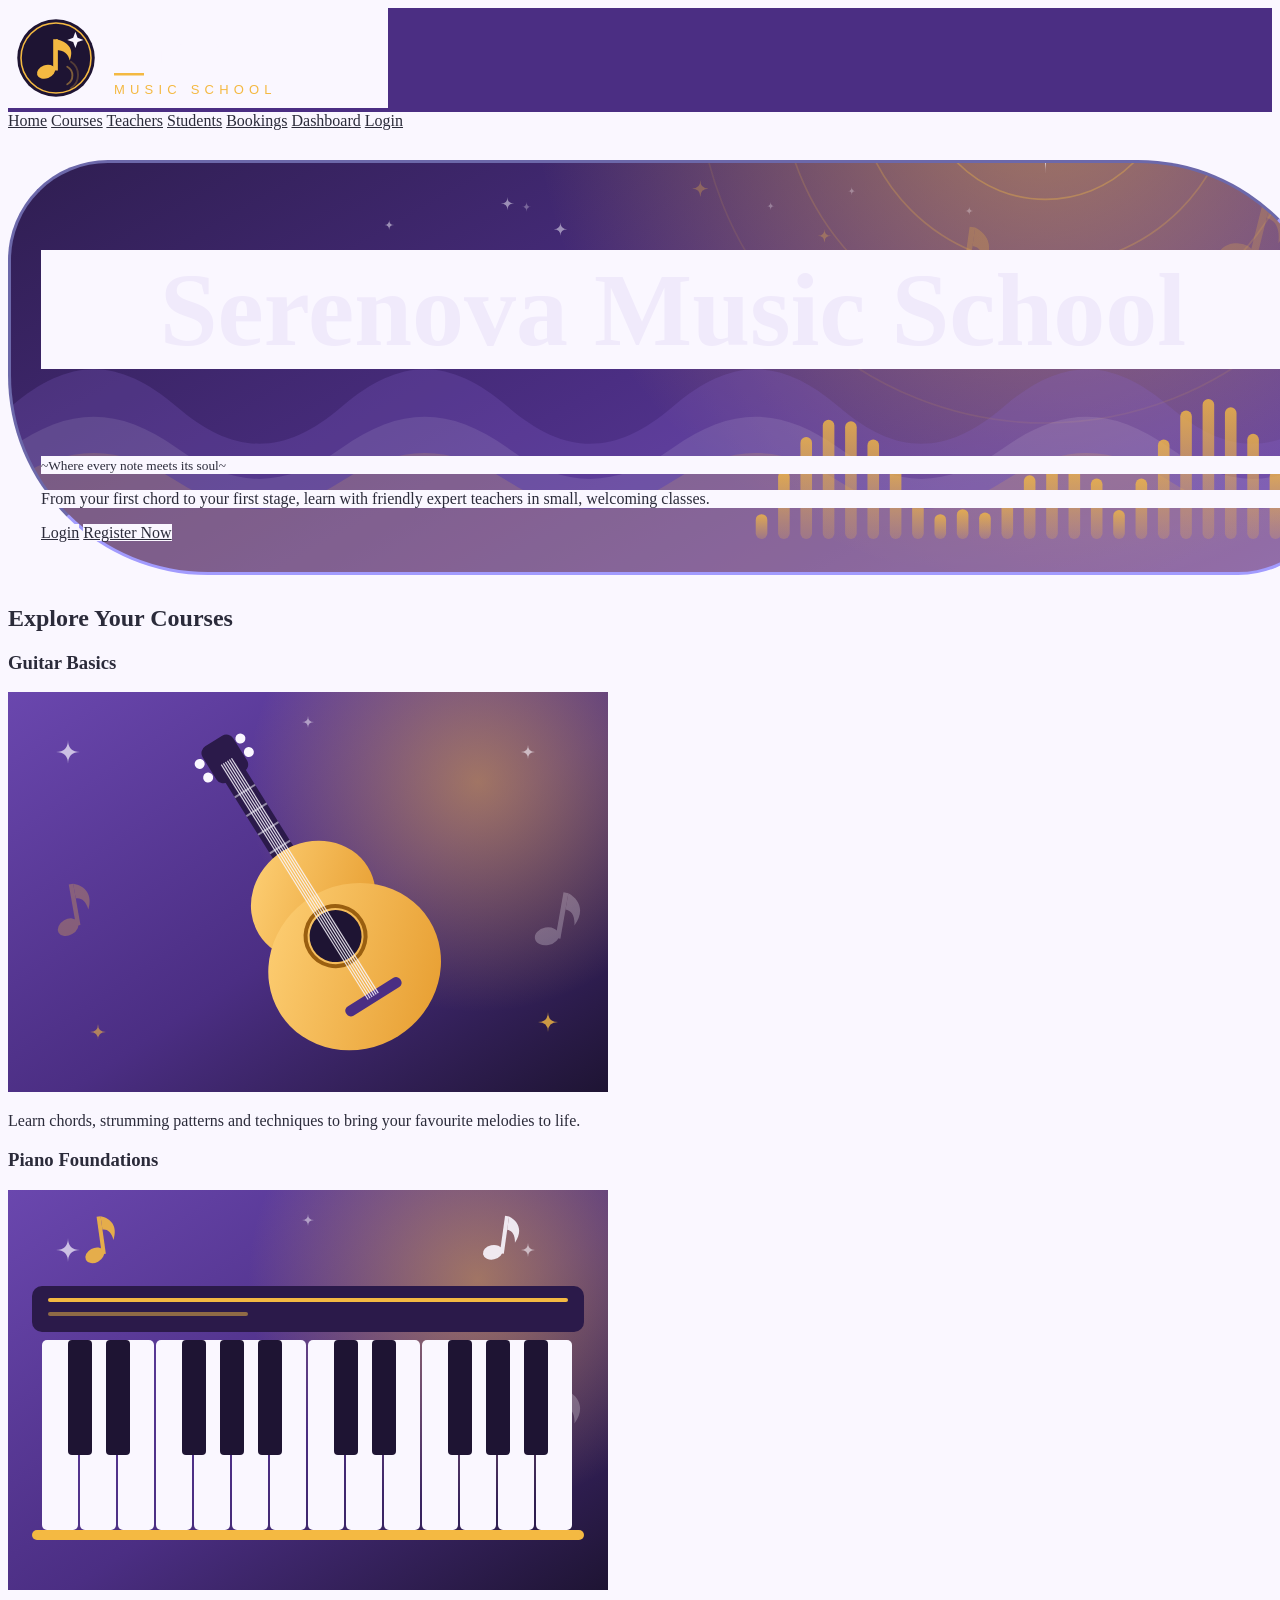
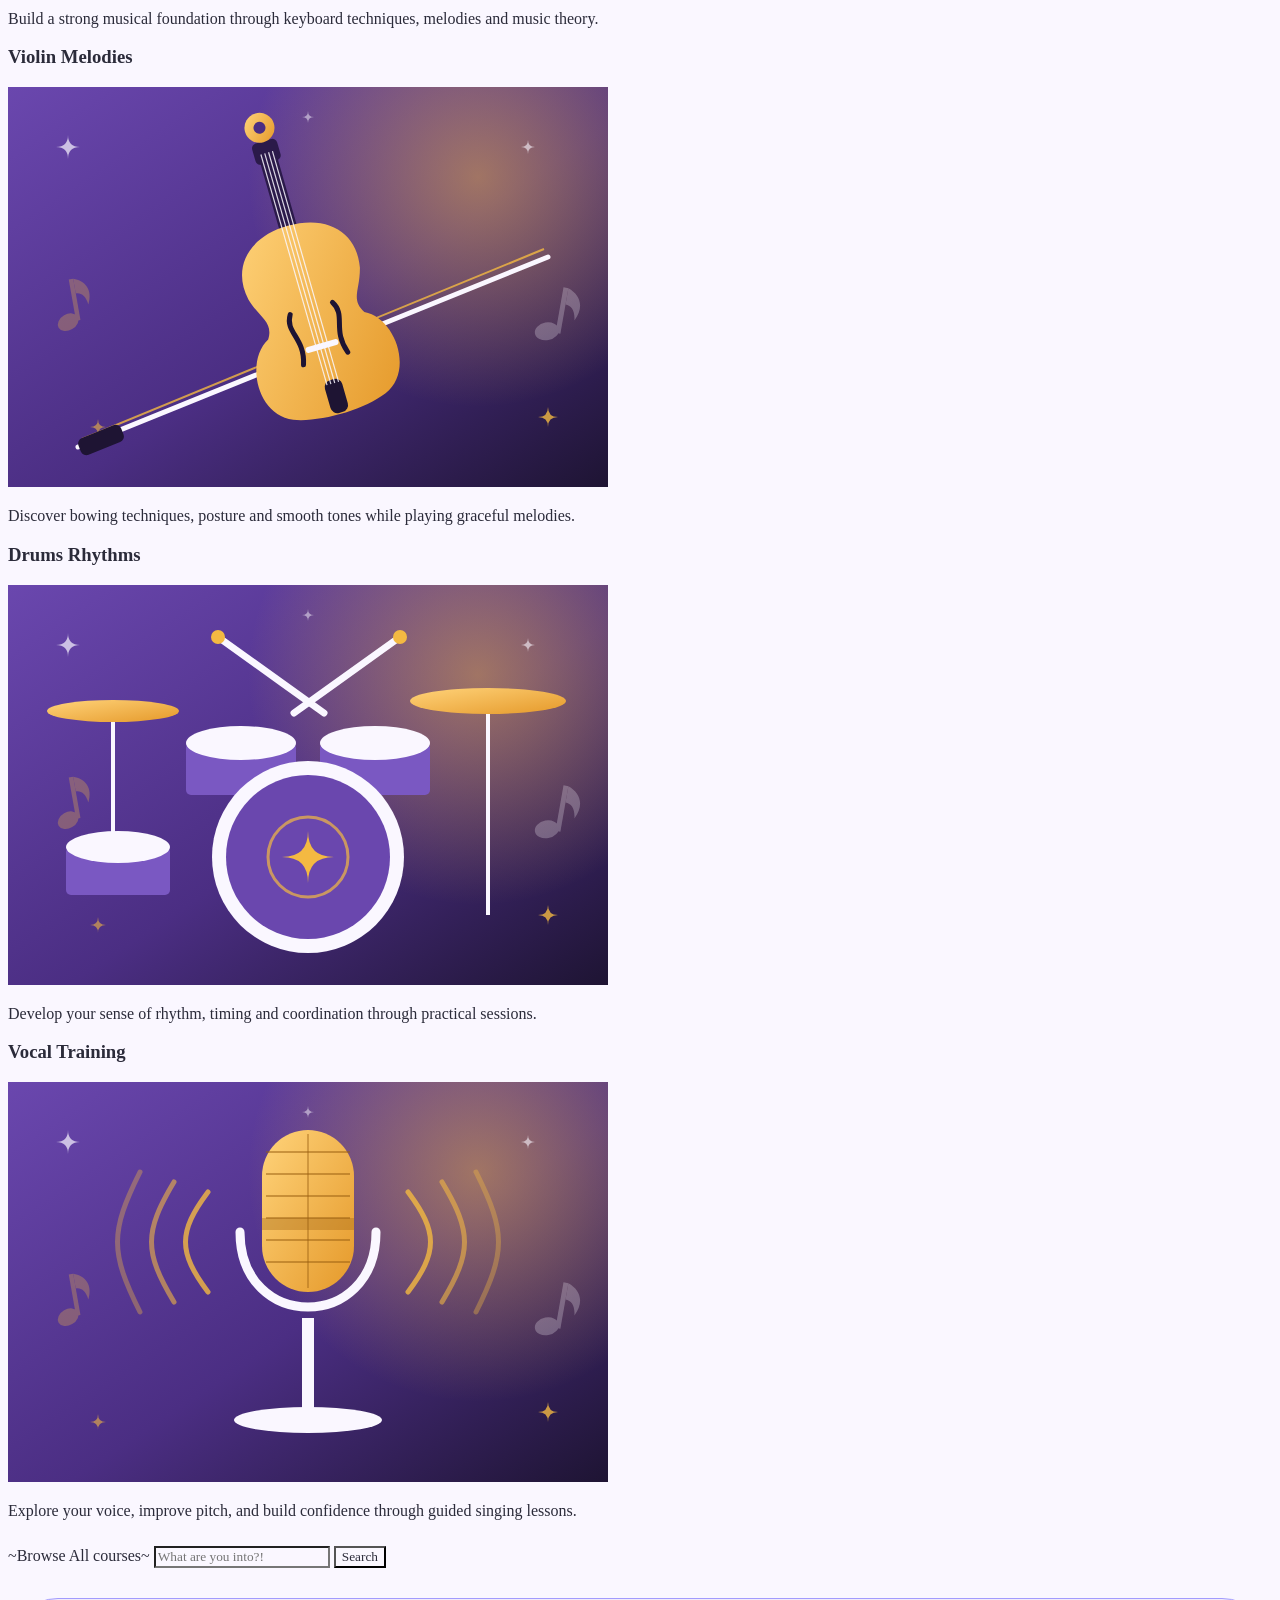
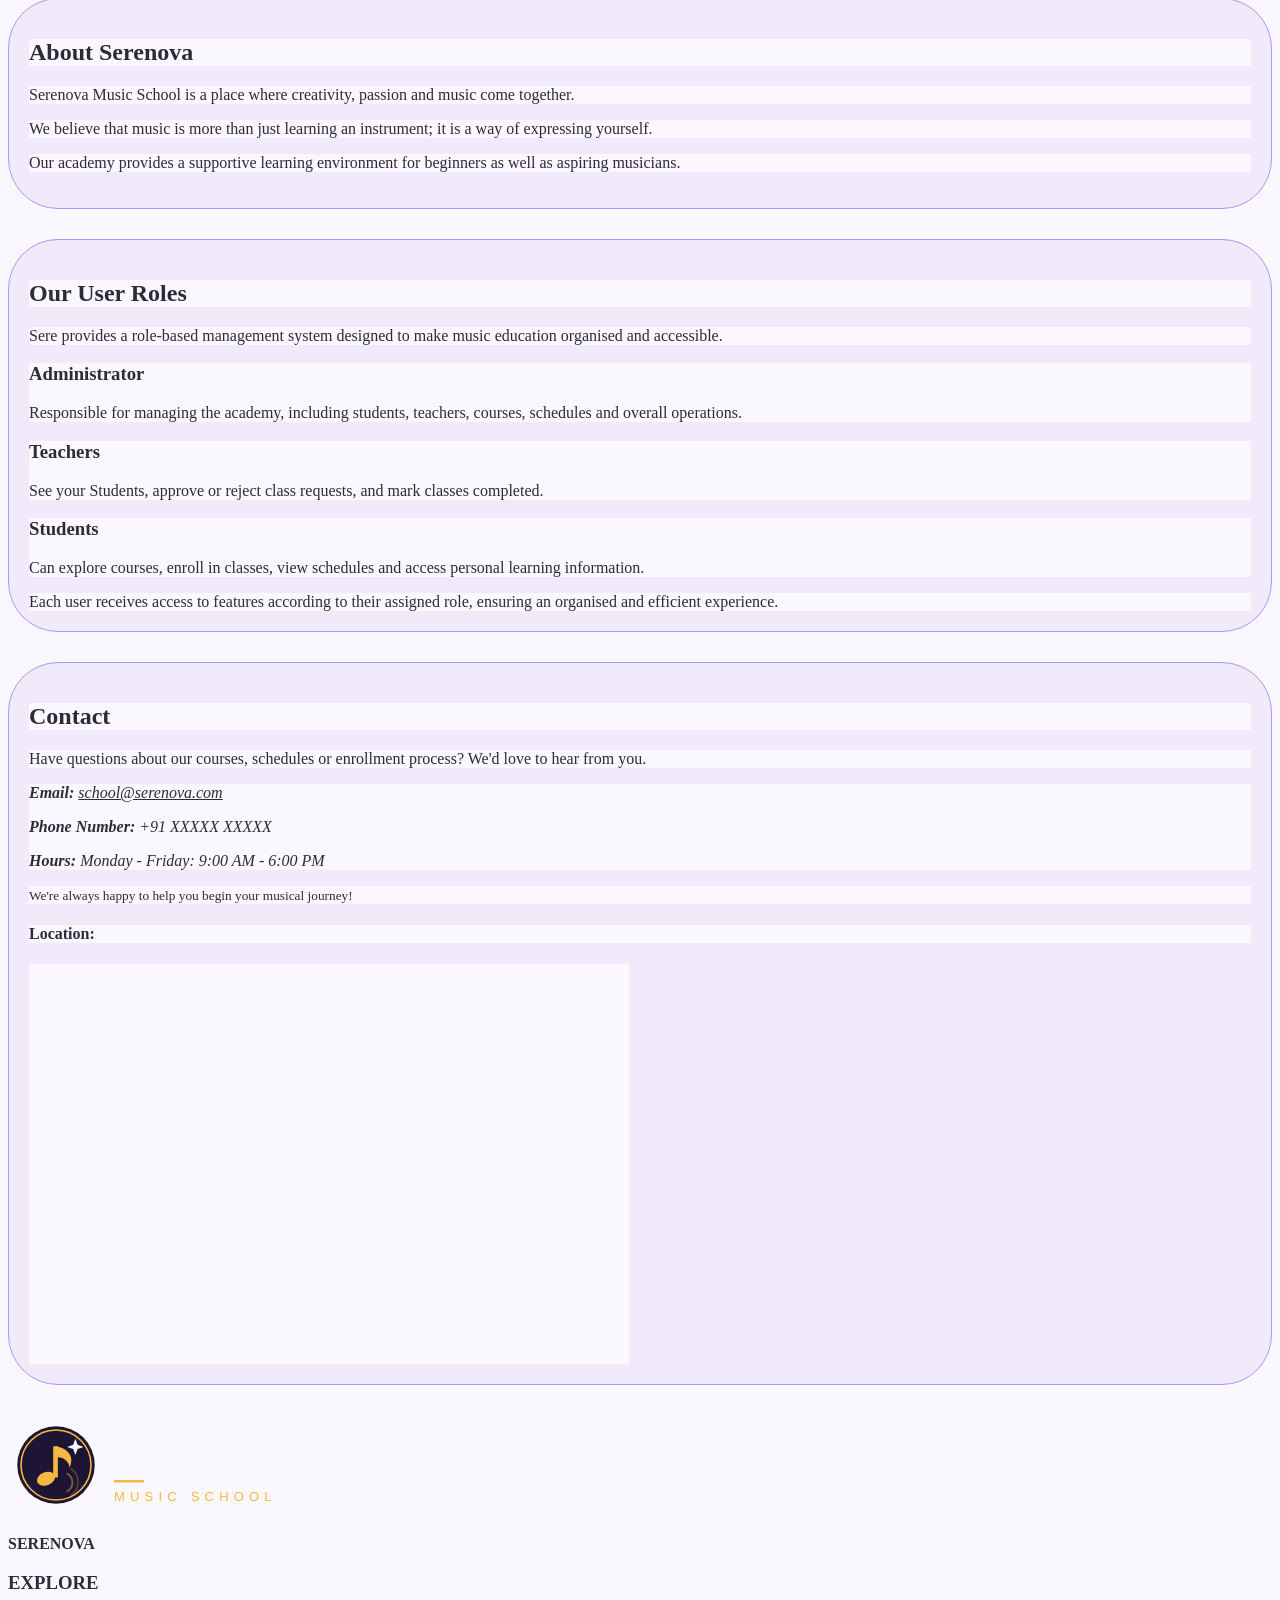
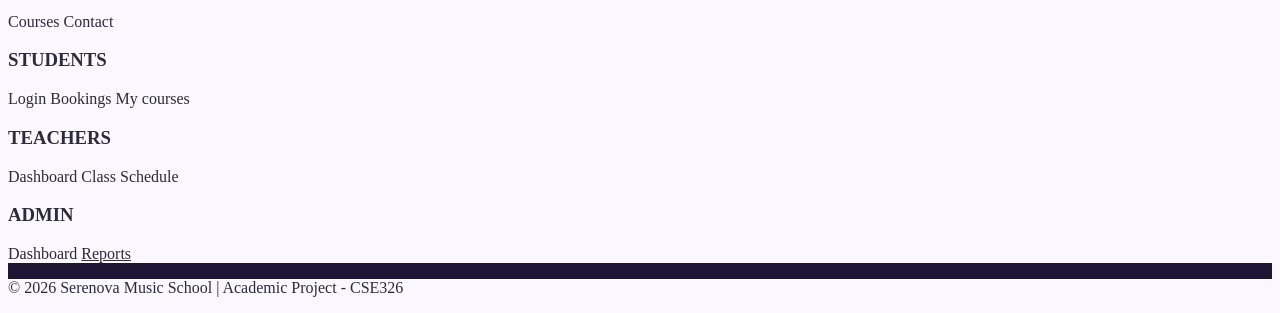
<file: index.html>
<!DOCTYPE html>
<html lang="en">
<head>
    <meta charset="UTF-8">
    <meta name="viewport" content="width=device-width, initial-scale=1.0">
    <title>Serenova Music School</title>

    <link rel="preconnect" href="https://fonts.googleapis.com">

    <link rel="preconnect" href="https://fonts.gstatic.com" crossorigin>

    <link href="https://fonts.googleapis.com/css2?family=Cookie&family=Praise&family=Srisakdi:wght@400;700&family=Tsukimi+Rounded:wght@400;500;700&display=swap" rel="stylesheet">

    <link rel="stylesheet" href="style.css">
    <script src="script.js" defer></script>

    <style>
        /* Finishing touches. */

        .c1:focus{
            background-color: #f0eafb;
            outline: none;
            border: 2px outset #a29bfe;
        }

        .c1{
            margin-top: 10px;
        }

        .hero{
            background-image: url(hero.svg);
            background-size: cover;
            background-position: bottom;
            padding: 1px 30px 30px 30px;
            border: #a29bfe 3px inset;
            border-radius: 100px 200px;
            width: 100%;
            margin: 30px auto;
            color: #f0eafb
        }

        .hero h1{
            font-size: 6.5rem;
            color: #f0eafb;
            text-align: center;
            cursor:pointer;
        }

        #about, #Roles, #Contact{
            background-color: #f0eafb;
            border: 1px solid #a29bfe;
            border-radius: 50px;
            padding: 20px;
            margin: 30px auto;
        }

        /* Animation touches */

        .hero .btn{
            animation: pulse 3s linear infinite;
            gap: 10px;
        }

        @keyframes pulse{
            from {scale: 1.0;}
            to {scale: 1.1}
        }

        .card:hover {animation: pulse 1s forwards;}


    </style>



</head>

<body>
    
<!-- Navigation Area! -->

    <header> 
        <img src="logo-light.svg" alt="Serenova Music School logo"> 

        <nav>  
            
            <a href="index.html" id = "Home"> Home</a>

            <a href="courses.html" class="course">Courses</a>

            <a href="teachers.html">Teachers</a>
            
            <a href="students.html">Students</a>

            <a href="Bookings.html">Bookings</a>

            <a href="Dashboard.html">Dashboard</a>
            
            <a href="login.html">Login</a>

        </nav>

    </header>

<main>    

<!-- Welcome section -->

        <section class="hero">

            <h1>Serenova Music School</h1>

            <p>
                
                <small>~Where every note meets its soul~</small>

            </p>

            <p>From your first chord to your first stage, learn with friendly expert teachers in small, welcoming classes.</p>

            <a href="login.html" class="btn">Login</a>

            <a href="register.html" class="btn">Register Now</a>

        </section>

        <!-- Courses -->

        <section id="courses">

            <h2>Explore Your Courses</h2>

            <div class="cards">

                <article class="card">

                    <h3>Guitar Basics</h3>

                    <img src="guitar.svg" alt="Guitar">

                    <p>Learn chords, strumming patterns and techniques to bring your favourite melodies to life.</p>

                </article>

                <article class="card">

                    <h3>Piano Foundations</h3>

                    <img src="piano.svg" alt="Piano">

                    <p>Build a strong musical foundation through keyboard techniques, melodies and music theory.</p>

                </article>

                <article class="card">

                    <h3>Violin Melodies</h3>

                    <img src="violin.svg" alt="Violin">

                    <p>Discover bowing techniques, posture and smooth tones while playing graceful melodies.</p>

                </article>

                <article class="card">

                    <h3>Drums Rhythms</h3>

                    <img src="drums.svg" alt="Drums">

                    <p>Develop your sense of rhythm, timing and coordination through practical sessions.</p>

                </article>

                <article class="card">

                    <h3>Vocal Training</h3>

                    <img src="vocals.svg" alt="Microphone">

                    <p>Explore your voice, improve pitch, and build confidence through guided singing lessons.</p>

                </article>

            </div>
            <!-- Search the courses -->

            <form action="courses.html">

                <label for="search" style="text-align: center">~Browse All courses~</label>

                <input type="search" id="search" placeholder="What are you into?!" class = "c1">

                <button type="submit">Search</button>

            </form>  

    </section>

  <!-- About -->

        <section id="about">

            <h2>About Serenova</h2>

            <p>Serenova Music School is a place where creativity, passion and music come together.</p>

            <p>We believe that music is more than just learning an instrument; it is a way of expressing yourself.</p>

            <p>Our academy provides a supportive learning environment for beginners as well as aspiring musicians.</p>

        </section>


    <!-- User roles -->

    <section id="Roles">

        <h2> Our User Roles </h2>

            <p> Sere provides a role-based management system designed to make music education organised and accessible. </p>

        <article>
            
            <h3 style="font-weight: bolder;">Administrator</h3>

            <p>Responsible for managing the academy, including students, teachers, courses, schedules and overall operations.</p>

        </article>

        <article>

            <h3 style="font-weight: bolder;"> Teachers </h3>

            <p> See your Students, approve or reject class requests, and mark classes completed.</p>

        </article>

        <article>

            <h3 style="font-weight: bolder;">Students</h3>
            
            <p> Can explore courses, enroll in classes, view schedules and access personal learning information. </p>  

        </article>

        <div> Each user receives access to features according to their assigned role, ensuring an organised and efficient experience. </div>

    </section>

    <section id="Contact">

        <h2>Contact</h2>

        <p>Have questions about our courses, schedules or enrollment process? We'd love to hear from you.</p>

        <address>
                <p>
                    <strong>Email:</strong> <a href="mailto:school@serenova.com">school@serenova.com</a>
                </p>

                <p>
                    <strong>Phone Number:</strong> +91 XXXXX XXXXX
                </p>

                <p>
                    <strong>Hours:</strong> Monday - Friday: 9:00 AM - 6:00 PM
                </p>
        </address>

            <p>
            <small>We're always happy to help you begin your musical journey!</small>
            </p>

        <h4> Location: </h4>

        <div class="embed-map-fixed">

            <div class="embed-map-container">

                <iframe class="embed-map-frame" frameborder="0" scrolling="no" marginheight="0" marginwidth="0" src="https://maps.google.com/maps?width=600&height=400&hl=en&q=India&t=p&z=14&ie=UTF8&iwloc=B&output=embed"></iframe>
                <a href="https://sprunkiretake.net" style="font-size:2px!important;color:gray!important;position:absolute;bottom:0;left:0;z-index:1;max-height:1px;overflow:hidden">Sprunki</a>
            </div>

            <style>
            .embed-map-fixed{position:relative;text-align:right;width:600px;height:400px;}
            .embed-map-container{overflow:hidden;background:none!important;width:600px;height:400px;}
            .embed-map-frame{width:600px!important;height:400px!important;}
            </style>

        </div>

    </section>

</main>

    <!-- Footer -->

    <footer>

        <section class="upfooter">

            <div>

                <img src="logo-light.svg" alt="Serenova logo">

                <p>

                    <strong>
                        SERENOVA
                    </strong>

                </p>

            </div>

            <div>

                <h3>EXPLORE</h3>

                <a href="courses.html" style="text-decoration: none;">Courses</a>

                <a href="index.html" style="text-decoration: none;">Contact</a>

            </div>

            <div>

                <h3>STUDENTS</h3>

                <a href="login.html" style="text-decoration: none;">Login</a>

                <a href="Bookings.html" style="text-decoration: none;">Bookings</a>

                <a href="courses.html" style="text-decoration: none;">My courses</a>

            </div>

            <div>

                <h3>TEACHERS</h3>

                <a href="Dashboard.html" style="text-decoration: none;" >Dashboard</a>

                <a href="schedule.html" style="text-decoration: none;">Class Schedule</a>

            </div>

            <div >

                <h3>ADMIN</h3>

                <a href="Dashboard.html" style="text-decoration: none;">Dashboard</a>

                <a href="Reports.html">Reports</a>

            </div>

        </section>

        <section class="lower_footer">

            <p>&copy; 2026 Serenova Music School | Academic Project - CSE326</p>

        </section>

    </footer>

</body>
</html>
</file>
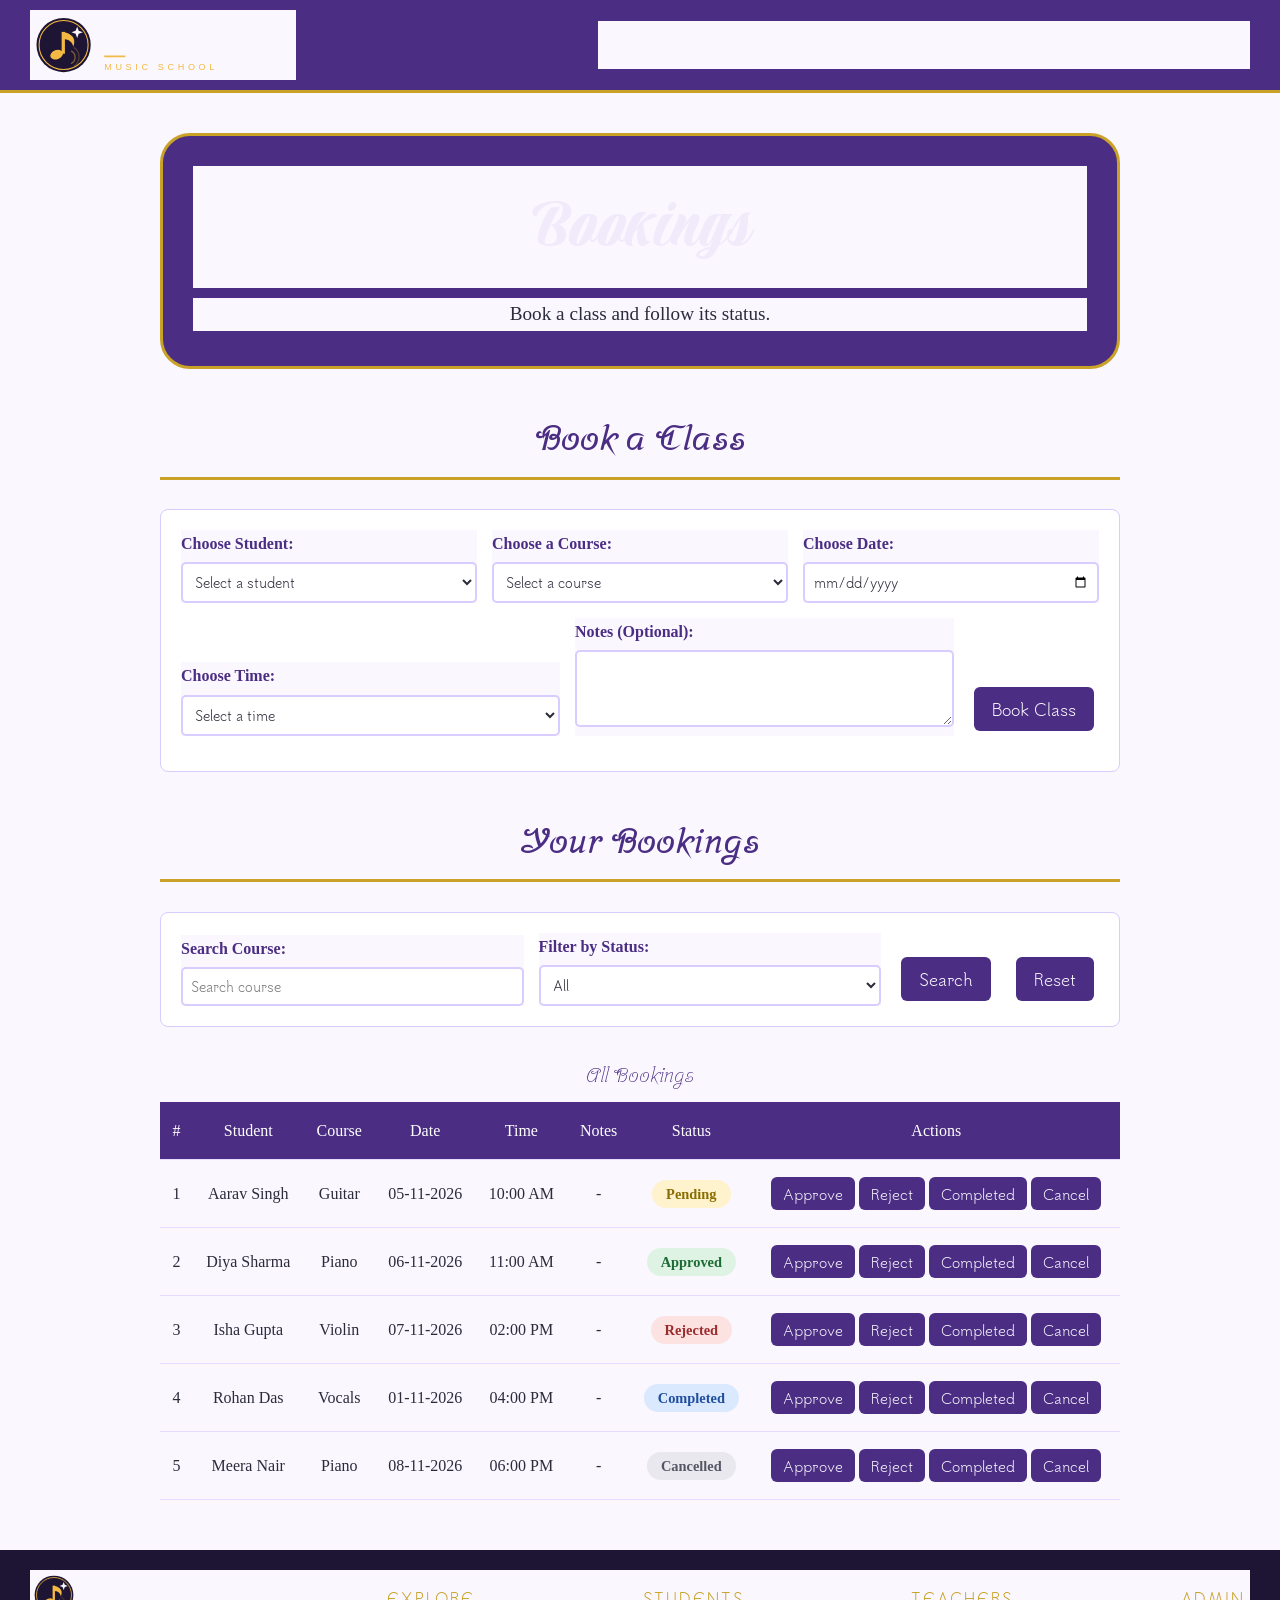
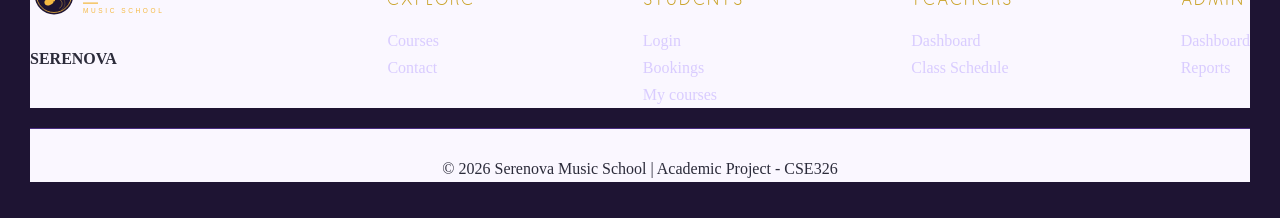
<file: Bookings.html>
<!DOCTYPE html>
<html lang="en">
<head>
    <meta charset="UTF-8">
    <meta name="viewport" content="width=device-width, initial-scale=1.0">

    <title>Bookings | Serenova Music School</title>

    <link rel="stylesheet" href="style.css">

    <link rel="preconnect" href="https://fonts.googleapis.com">
    <link rel="preconnect" href="https://fonts.gstatic.com" crossorigin>

    <link href="https://fonts.googleapis.com/css2?family=Cookie&family=Praise&family=Srisakdi:wght@400;700&family=Tsukimi+Rounded:wght@300;400;500;600;700&display=swap" rel="stylesheet">

    <link rel="stylesheet" href="style3.css">
    <script src="app.js" defer> </script>
</head>

<body>

    <header>
        <img src="logo-light.svg" alt="Serenova Music School logo">

        <nav>
            <a href="index.html" id="Home">Home</a>
            <a href="courses.html" class="course">Courses</a>
            <a href="teachers.html">Teachers</a>
            <a href="students.html">Students</a>
            <a href="Bookings.html">Bookings</a>
            <a href="Dashboard.html">Dashboard</a>
            <a href="login.html">Login</a>
        </nav>
    </header>

    <main>

        <section>
            <h1>Bookings</h1>
            <p>Book a class and follow its status.</p>
        </section>

        <!-- Book a Class -->

        <section>
            <h2>Book a Class</h2>

            <form>

                <div>
                    <label for="bookStudent">Choose Student:</label>

                    <select id="bookStudent" required>
                        <option value="">Select a student</option>
                        <option value="Aarav Singh">Aarav Singh</option>
                        <option value="Diya Sharma">Diya Sharma</option>
                        <option value="Isha Gupta">Isha Gupta</option>
                        <option value="Rohan Das">Rohan Das</option>
                        <option value="Meera Nair">Meera Nair</option>
                    </select>
                </div>

                <div>
                    <label for="bookCourse">Choose a Course:</label>

                    <select id="bookCourse" required>
                        <option value="">Select a course</option>
                        <option value="Guitar">Guitar</option>
                        <option value="Piano">Piano</option>
                        <option value="Violin">Violin</option>
                        <option value="Drums">Drums</option>
                        <option value="Vocals">Vocals</option>
                        <option value="Keyboard">Keyboard</option>
                    </select>
                </div>

                <div>
                    <label for="bookDate">Choose Date:</label>
                    <input type="date" id="bookDate" required>
                </div>

                <div>
                    <label for="bookTime">Choose Time:</label>

                    <select id="bookTime" required>
                        <option value="">Select a time</option>
                        <option value="10:00">10:00 AM</option>
                        <option value="11:00">11:00 AM</option>
                        <option value="12:00">12:00 PM</option>
                        <option value="14:00">02:00 PM</option>
                        <option value="16:00">04:00 PM</option>
                        <option value="18:00">06:00 PM</option>
                    </select>
                </div>

                <div>
                    <label for="bookNotes">Notes (Optional):</label>
                    <textarea id="bookNotes" rows="3"></textarea>
                </div>

                <button type="button" id="bookBtn">Book Class</button>

                <p id="bookMessage"></p>

            </form>
        </section>


        <!-- Your Bookings -->

        <section>

            <h2>Your Bookings</h2>

            <form>

                <div>
                    <label for="bookSearch">Search Course:</label>

                    <input type="search" id="bookSearch"
                           placeholder="Search course">
                </div>

                <div>
                    <label for="statusFilter">Filter by Status:</label>

                    <select id="statusFilter">
                        <option value="all">All</option>
                        <option value="Pending">Pending</option>
                        <option value="Approved">Approved</option>
                        <option value="Rejected">Rejected</option>
                        <option value="Completed">Completed</option>
                        <option value="Cancelled">Cancelled</option>
                    </select>
                </div>

                <button type="button" id="filterBtn">Search</button>
                <button type="button" id="resetBtn">Reset</button>

            </form>


            <table border="1">

                <caption>All Bookings</caption>

                <thead>
                    <tr>
                        <th>#</th>
                        <th>Student</th>
                        <th>Course</th>
                        <th>Date</th>
                        <th>Time</th>
                        <th>Notes</th>
                        <th>Status</th>
                        <th>Actions</th>
                    </tr>
                </thead>

                <tbody id="bookingBody">

                    <tr>
                        <td>1</td>
                        <td>Aarav Singh</td>
                        <td>Guitar</td>
                        <td>05-11-2026</td>
                        <td>10:00 AM</td>
                        <td>-</td>
                        <td><span class="pending">Pending</span></td>
                        <td>
                            <button type="button">Approve</button>
                            <button type="button">Reject</button>
                            <button type="button">Completed</button>
                            <button type="button">Cancel</button>
                        </td>
                    </tr>

                    <tr>
                        <td>2</td>
                        <td>Diya Sharma</td>
                        <td>Piano</td>
                        <td>06-11-2026</td>
                        <td>11:00 AM</td>
                        <td>-</td>
                        <td><span class="approved">Approved</span></td>
                        <td>
                            <button type="button">Approve</button>
                            <button type="button">Reject</button>
                            <button type="button">Completed</button>
                            <button type="button">Cancel</button>
                        </td>
                    </tr>

                    <tr>
                        <td>3</td>
                        <td>Isha Gupta</td>
                        <td>Violin</td>
                        <td>07-11-2026</td>
                        <td>02:00 PM</td>
                        <td>-</td>
                        <td><span class="rejected">Rejected</span></td>
                        <td>
                            <button type="button">Approve</button>
                            <button type="button">Reject</button>
                            <button type="button">Completed</button>
                            <button type="button">Cancel</button>
                        </td>
                    </tr>

                    <tr>
                        <td>4</td>
                        <td>Rohan Das</td>
                        <td>Vocals</td>
                        <td>01-11-2026</td>
                        <td>04:00 PM</td>
                        <td>-</td>
                        <td><span class="completed">Completed</span></td>
                        <td>
                            <button type="button">Approve</button>
                            <button type="button">Reject</button>
                            <button type="button">Completed</button>
                            <button type="button">Cancel</button>
                        </td>
                    </tr>

                    <tr>
                        <td>5</td>
                        <td>Meera Nair</td>
                        <td>Piano</td>
                        <td>08-11-2026</td>
                        <td>06:00 PM</td>
                        <td>-</td>
                        <td><span class="cancelled">Cancelled</span></td>
                        <td>
                            <button type="button">Approve</button>
                            <button type="button">Reject</button>
                            <button type="button">Completed</button>
                            <button type="button">Cancel</button>
                        </td>
                    </tr>

                </tbody>

            </table>

        </section>

    </main>


    <!-- Footer -->

    <footer>

        <section class="upfooter">

            <div>
                <img src="logo-light.svg" alt="Serenova logo">
                <p><strong>SERENOVA</strong></p>
            </div>

            <div>
                <h3>EXPLORE</h3>
                <a href="courses.html">Courses</a>
                <a href="index.html">Contact</a>
            </div>

            <div>
                <h3>STUDENTS</h3>
                <a href="login.html">Login</a>
                <a href="Bookings.html">Bookings</a>
                <a href="courses.html">My courses</a>
            </div>

            <div>
                <h3>TEACHERS</h3>
                <a href="Dashboard.html">Dashboard</a>
                <a href="schedule.html">Class Schedule</a>
            </div>

            <div>
                <h3>ADMIN</h3>
                <a href="Dashboard.html">Dashboard</a>
                <a href="Reports.html">Reports</a>
            </div>

        </section>

        <section class="lower_footer">
            <p>&copy; 2026 Serenova Music School | Academic Project - CSE326</p>
        </section>

    </footer>

</body>
</html>
</file>
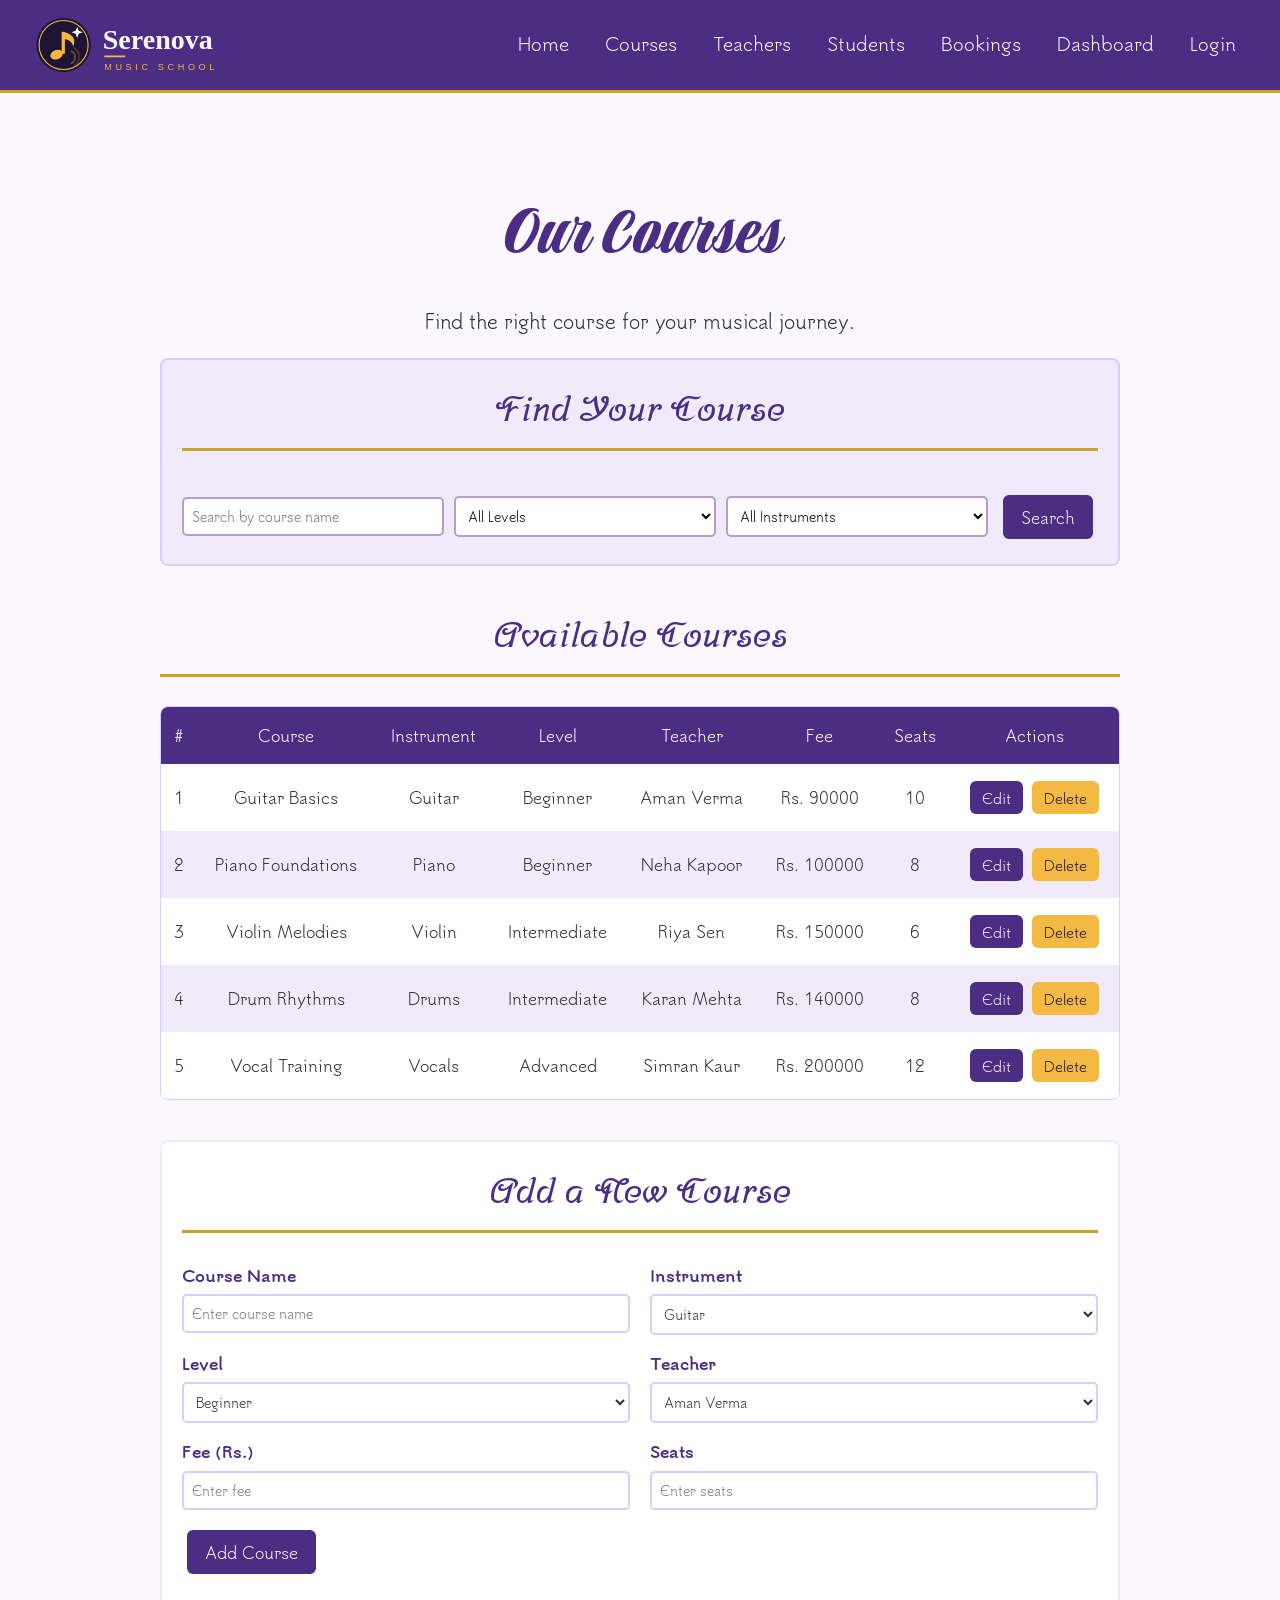
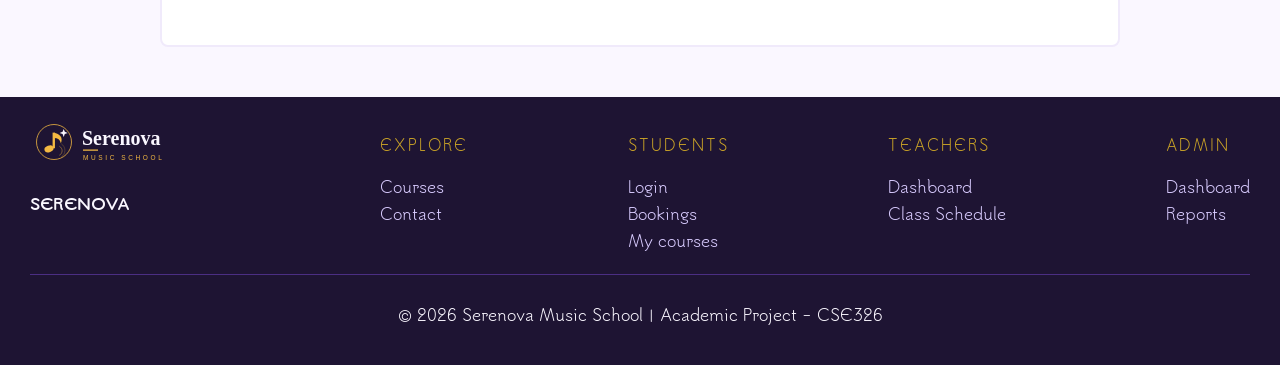
<file: courses.html>
<!DOCTYPE html>
<html lang="en">
<head>
    <meta charset="UTF-8">
    <meta name="viewport" content="width=device-width, initial-scale=1.0">
    <title>Courses - Serenova Music School</title>

    <link rel="stylesheet" href="project.css">


</head>


<body>

    <!-- NAV AREA -->
    <header> 
        <img src="logo-light.svg" alt="Serenova Music School logo"> 

        <nav>  
            
            <a href="index.html" id = "Home"> Home</a>

            <a href="courses.html" class="course">Courses</a>

            <a href="teachers.html">Teachers</a>
            
            <a href="students.html">Students</a>

            <a href="Bookings.html">Bookings</a>

            <a href="Dashboard.html">Dashboard</a>
            
            <a href="login.html">Login</a>

        </nav>

    </header>


    <main class="courses-container">

        <!-- PAGE HEADING -->
        <section class="page-heading">
            <h1>Our Courses</h1>
            <p>Find the right course for your musical journey.</p>
        </section>


        <!-- SEARCH AND FILTER -->
        <section class="search-section">
            <h2>Find Your Course</h2>

            <form class="search-form">

                <input type="search" id="courseSearch"
                placeholder="Search by course name">

                <select id="levelFilter">
                    <option value="">All Levels</option>
                    <option>Beginner</option>
                    <option>Intermediate</option>
                    <option>Advanced</option>
                </select>

                <select id="instrumentFilter">
                    <option value="">All Instruments</option>
                    <option>Guitar</option>
                    <option>Piano</option>
                    <option>Violin</option>
                    <option>Drums</option>
                    <option>Vocals</option>
                </select>

                <button type="button" id="searchBtn">Search</button>

            </form>
        </section>


        <!-- COURSES TABLE -->
        <section class="table-section">
            <h2>Available Courses</h2>

            <div class="table-wrapper">

            <table border="1">
                <thead class="table-head">
                    <tr>
                        <th>#</th>
                        <th>Course</th>
                        <th>Instrument</th>
                        <th>Level</th>
                        <th>Teacher</th>
                        <th>Fee</th>
                        <th>Seats</th>
                        <th>Actions</th>
                    </tr>
                </thead>

                <tbody id="courseBody">

                    <tr>
                        <td>1</td>
                        <td>Guitar Basics</td>
                        <td>Guitar</td>
                        <td>Beginner</td>
                        <td>Aman Verma</td>
                        <td>Rs. 90000</td>
                        <td>10</td>
                        <td>
                            <button type="button" class="edit-btn">Edit</button>
                            <button type="button" class="delete-btn">Delete</button>
                        </td>
                    </tr>

                    <tr class="row2">
                        <td>2</td>
                        <td>Piano Foundations</td>
                        <td>Piano</td>
                        <td>Beginner</td>
                        <td>Neha Kapoor</td>
                        <td>Rs. 100000</td>
                        <td>8</td>
                        <td>
                            <button type="button" class="edit-btn">Edit</button>
                            <button type="button" class="delete-btn">Delete</button>
                        </td>
                    </tr>

                    <tr>
                        <td>3</td>
                        <td>Violin Melodies</td>
                        <td>Violin</td>
                        <td>Intermediate</td>
                        <td>Riya Sen</td>
                        <td>Rs. 150000</td>
                        <td>6</td>
                        <td>
                            <button type="button" class="edit-btn">Edit</button>
                            <button type="button" class="delete-btn">Delete</button>
                        </td>
                    </tr>

                    <tr class="row4">
                        <td>4</td>
                        <td>Drum Rhythms</td>
                        <td>Drums</td>
                        <td>Intermediate</td>
                        <td>Karan Mehta</td>
                        <td>Rs. 140000</td>
                        <td>8</td>
                        <td>
                            <button type="button" class="edit-btn">Edit</button>
                            <button type="button" class="delete-btn">Delete</button>
                        </td>
                    </tr>

                    <tr>
                        <td>5</td>
                        <td>Vocal Training</td>
                        <td>Vocals</td>
                        <td>Advanced</td>
                        <td>Simran Kaur</td>
                        <td>Rs. 200000</td>
                        <td>12</td>
                        <td>
                            <button type="button" class="edit-btn">Edit</button>
                            <button type="button" class="delete-btn">Delete</button>
                        </td>
                    </tr>

                </tbody>
            </table>

            </div>
        </section>


        <!-- ADD COURSE FORM -->
        <div class="add-section">

            <h2>Add a New Course</h2>

            <form>
            <div class="add-form">

                <div class="form-group">
                    <label for="courseName">Course Name</label>
                    <input type="text" id="courseName"
                    placeholder="Enter course name" required>
                </div>

                <div class="form-group">
                    <label for="courseInstrument">Instrument</label>
                    <select id="courseInstrument">
                        <option>Guitar</option>
                        <option>Piano</option>
                        <option>Violin</option>
                        <option>Drums</option>
                        <option>Vocals</option>
                    </select>
                </div>

                <div class="form-group">
                    <label for="courseLevel">Level</label>
                    <select id="courseLevel">
                        <option>Beginner</option>
                        <option>Intermediate</option>
                        <option>Advanced</option>
                    </select>
                </div>

                <div class="form-group">
                    <label for="courseTeacher">Teacher</label>
                    <select id="courseTeacher">
                        <option>Aman Verma</option>
                        <option>Neha Kapoor</option>
                        <option>Riya Sen</option>
                        <option>Karan Mehta</option>
                        <option>Simran Kaur</option>
                    </select>
                </div>

                <div class="form-group">
                    <label for="courseFee">Fee (Rs.)</label>
                    <input type="number" id="courseFee"
                    min="1" placeholder="Enter fee" required>
                </div>

                <div class="form-group">
                    <label for="courseSeats">Seats</label>
                    <input type="number" id="courseSeats"
                    min="1" placeholder="Enter seats" required>
                </div>

                <button type="button" id="addCourseBtn">Add Course</button>

            </form>

            <p id="courseMessage"></p>

        </div>

    </main>


    <!-- FOOTER -->
     <footer>

        <section class="upfooter">

            <div>

                <img src="logo-light.svg" alt="Serenova logo">

                <p>

                    <strong>
                        SERENOVA
                    </strong>

                </p>

            </div>

            <div>

                <h3>EXPLORE</h3>

                <a href="courses.html">Courses</a>

                <a href="index.html#contact">Contact</a>

            </div>

            <div>

                <h3>STUDENTS</h3>

                <a href="login.html">Login</a>

                <a href="Bookings.html">Bookings</a>

                <a href="courses.html">My courses</a>

            </div>

            <div>

                <h3>TEACHERS</h3>

                <a href="Dashboard.html">Dashboard</a>

                <a href="schedule.html">Class Schedule</a>

            </div>

            <div>

                <h3>ADMIN</h3>

                <a href="Dashboard.html">Dashboard</a>

                <a href="Reports.html">Reports</a>

            </div>

        </section>

        <section class="lower_footer">

            <p>&copy; 2026 Serenova Music School | Academic Project - CSE326</p>

        </section>

    </footer>

    <script src="app.js"></script>
    
</body>
</html>
</file>
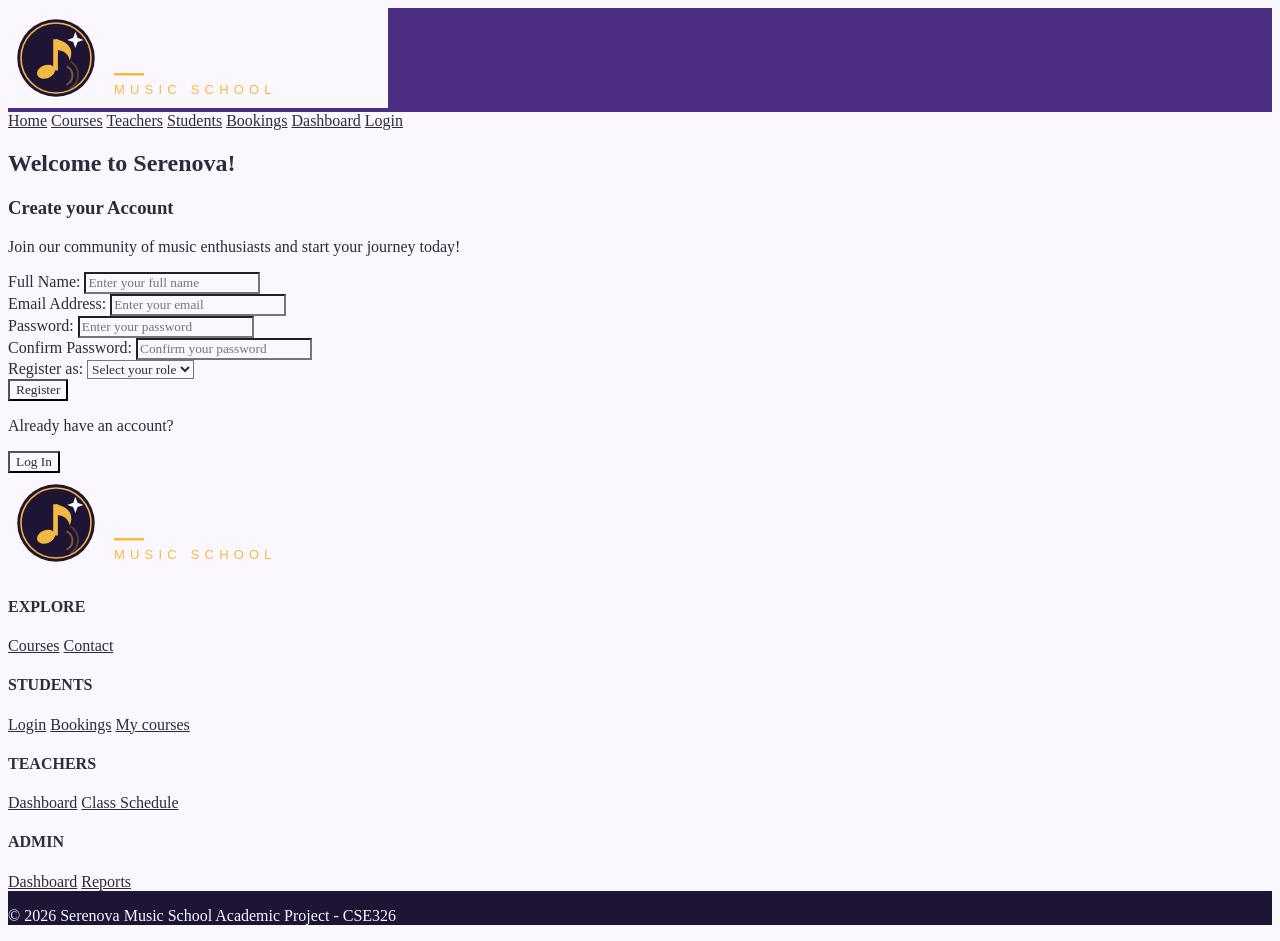
<file: register.html>
<!DOCTYPE html>
<html lang="en">
<head>
    <meta charset="UTF-8">
    <meta name="viewport" content="width=device-width, initial-scale=1.0">
    <title>Registration | Serenova Music School</title>
    
    <link rel="preconnect" href="https://fonts.googleapis.com">

    <link rel="preconnect" href="https://fonts.gstatic.com" crossorigin>

    <link href="https://fonts.googleapis.com/css2?family=Cookie&family=Praise&family=Srisakdi:wght@400;700&family=Tsukimi+Rounded:wght@400;500;700&display=swap" rel="stylesheet">

    <link rel="stylesheet" href="style.css">
    <script src="script.js" defer> </script>
</head>
<body>
    
    <header> <img src="logo-light.svg" alt="Serenova Music School logo">   
        <nav>  

            <a href="index.html" id = "Home"> Home</a>
            <a href="courses.html" class="course">Courses</a>
            <a href="teachers.html">Teachers</a>
            <a href="students.html">Students</a>
            <a href="Bookings.html">Bookings</a>
            <a href="Dashboard.html">Dashboard</a>
            <a href="login.html">Login</a>

        </nav>

    </header>

    <main>
        <h2>Welcome to Serenova!</h2>
        <h3> Create your Account </h3>

        <p>Join our community of music enthusiasts and start your journey today!</p>

        <form id="registerForm">
            <div>
                <label for="name">Full Name: </label>
                <input type="text" id="name" name="name" placeholder="Enter your full name" required>
            </div>
        
            <div>
                <label for="email">Email Address: </label>
                <input type="email" id="email" name="email" placeholder="Enter your email" required>
            </div>
        
            <div>
                <label for="password">Password: </label>
                <input type="password" id="password" name="password" placeholder="Enter your password" required>
            </div>
        
            <div>
                <label for="confirm_password">Confirm Password: </label>
                <input type="password" id="confirm_password" name="confirm_password" placeholder="Confirm your password" required>
            </div>
        
            <div>
                <label for="role">Register as: </label>
                <select id="role" name="role" required>
                    <option value="">Select your role</option>
                    <option value="student">Student</option>
                    <option value="teacher">Teacher</option>
                </select>
            </div>
        
            <button type="submit">Register</button>
            <p id="message" aria-live="polite"></p>
        </form>
        
        <div> 
            <p> Already have an account?</p>
            <a href="login.html"><button>Log In</button></a>
        </div>

    <footer style="background-color: #1e1433;">

        <section class="upfooter">

            <div>

                <img src="logo-light.svg" alt="Serenova logo">

            </div>
        
         
            <div class="c1">

                <h4>EXPLORE</h4>
            
                <a href="courses.html"> Courses</a>
                <a href="index.html#contact"> Contact</a>

            </div>

         <div>

            <h4 class="c2">STUDENTS</h4>

            <a href="login.html">Login</a>
            <a href="Bookings.html">Bookings</a>
            <a href="courses.html">My courses</a>

         </div>
        
         <div class="c1">

            <h4>TEACHERS</h4>

            <a href="Dashboard.html"> Dashboard</a>
            <a href="schedule.html"> Class Schedule</a>

         </div>

         <div class="c2">

            <h4>ADMIN</h4>

            <a href="Dashboard.html">Dashboard</a>
            <a href="Reports.html">Reports</a>
         </div>
        
        </section> 

        <section class="lower_footer"> 

            <div class="footer-bottom">
                
            <p style="background-color: #1e1433; color: #faf7ff">  
                &copy; 2026 Serenova Music School
                Academic Project - CSE326
            </p> 

            </div>

        </section>
            

    </footer>
        


    </main>
    
</body>
</html>
</file>
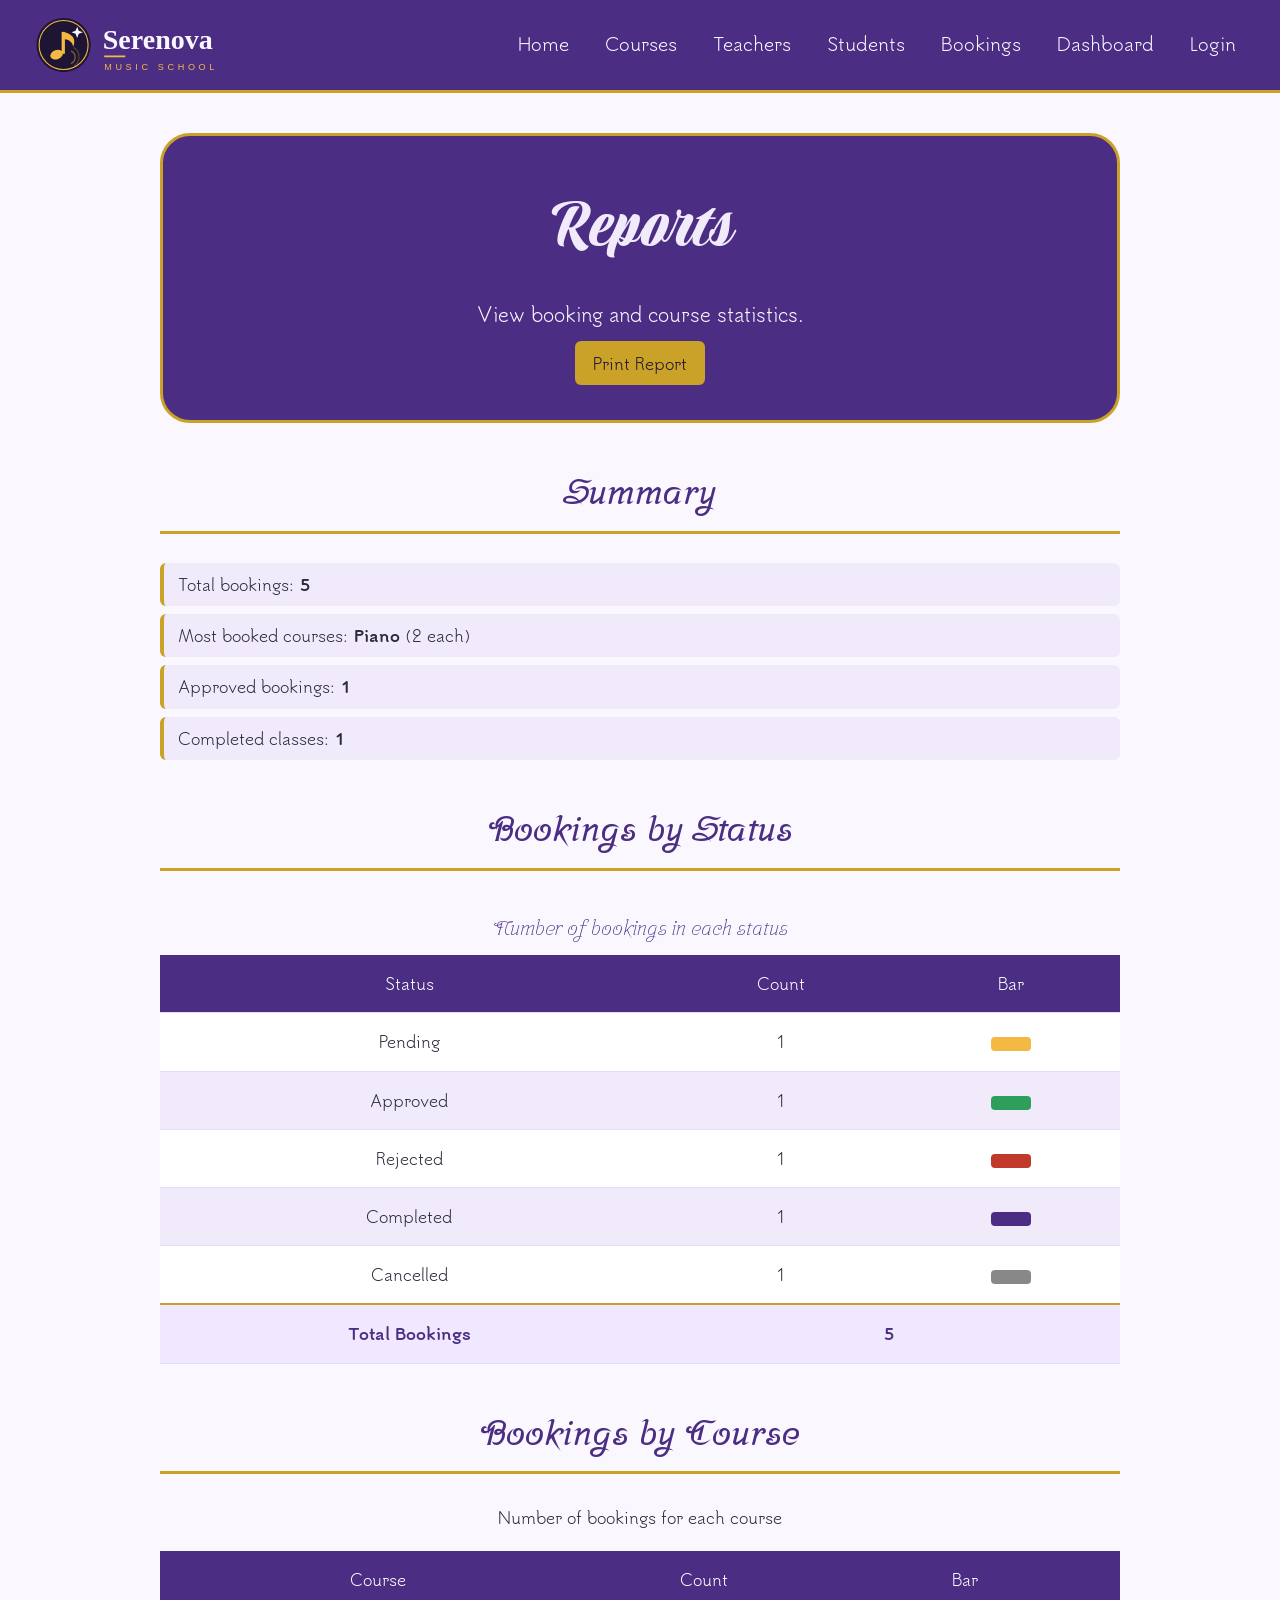
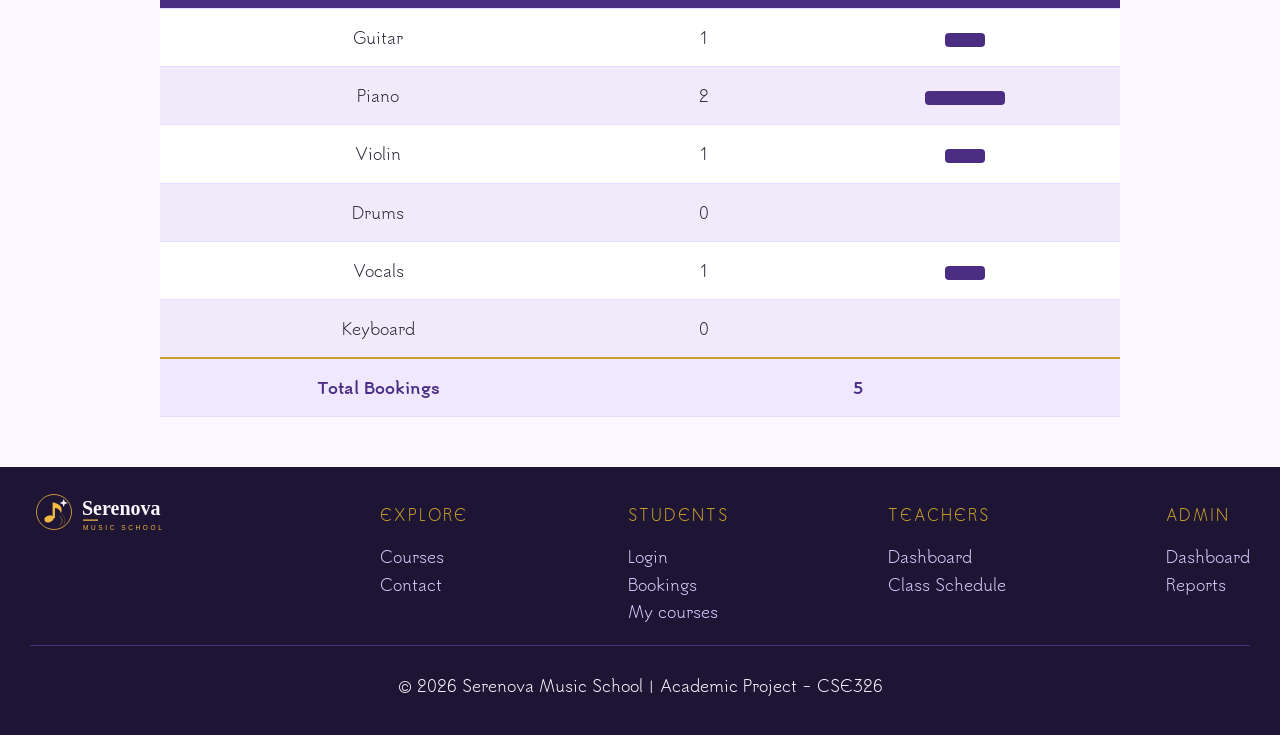
<file: Reports.html>
<!DOCTYPE html>
<html lang="en">
<head>
    <meta charset="UTF-8">
    <meta name="viewport" content="width=device-width, initial-scale=1.0">
    <title>Reports | Serenova Music School</title>

    <link rel="preconnect" href="https://fonts.googleapis.com">
    <link rel="preconnect" href="https://fonts.gstatic.com" crossorigin>
    <link href="https://fonts.googleapis.com/css2?family=Cookie&family=Praise&family=Srisakdi:wght@400;700&family=Tsukimi+Rounded:wght@300;400;500;600;700&display=swap" rel="stylesheet">

    <link rel="stylesheet" href="style3.css">
</head>
<body>


    <header> 
        <img src="logo-light.svg" alt="Serenova Music School logo"> 

        <nav>  
            
            <a href="index.html" id = "Home"> Home</a>

            <a href="courses.html" class="course">Courses</a>

            <a href="teachers.html">Teachers</a>
            
            <a href="students.html">Students</a>

            <a href="Bookings.html">Bookings</a>

            <a href="Dashboard.html">Dashboard</a>
            
            <a href="login.html">Login</a>

        </nav>

    </header>

<main>

    <section>
        <h1>Reports</h1>
        <p>View booking and course statistics.</p>

        <button type="button">Print Report</button>
    </section>

    <section>

        <h2>Summary</h2>

        <ul>

            <li>Total bookings: <strong>19</strong></li>
            <li>Most booked courses: <strong>Guitar and Piano</strong> (5 each)</li>
            <li>Approved bookings: <strong>7</strong></li>
            <li>Completed classes: <strong>5</strong></li>
        </ul>

    </section>

    <section>

        <h2>Bookings by Status</h2>

        <table border="2" cellpadding="3" text-align="center">

            <caption>Number of bookings in each status</caption>

            <thead>
                <tr>
                    <th>Status</th>
                    <th>Count</th>
                    <th>Bar</th>
                </tr>
            </thead>

            <tbody>
                <tr>
                    <td>Pending</td>
                    <td>4</td>
                    <td><span class="pending-bar"></span></td>
                </tr>

                <tr>
                    <td>Approved</td>
                    <td>7</td>
                    <td><span class="approved-bar"></span></td>
                </tr>

                <tr>
                    <td>Rejected</td>
                    <td>2</td>
                    <td><span class="rejected-bar"></span></td>
                </tr>

                <tr>
                    <td>Completed</td>
                    <td>5</td>
                    <td><span class="completed-bar"></span></td>
                </tr>

                <tr>
                    <td>Cancelled</td>
                    <td>1</td>
                    <td><span class="cancelled-bar"></span></td>
                </tr>
            </tbody>

            <tfoot>
                <tr>
                    <th>Total Bookings</th>
                    <td colspan="2">19</td>
                </tr>
            </tfoot>
        </table>

    </section>

    <section>

        <h2>Bookings by Course</h2>

        <table border="1" cellpadding="3" text-align="center">

            <p>Number of bookings for each course</p>

            <thead>
                <tr>
                    <th>Course</th>
                    <th>Count</th>
                    <th>Bar</th>
                </tr>
            </thead>

            <tbody>
                <tr>
                    <td>Guitar</td>
                    <td>5</td>
                    <td><span class="course-bar"></span></td>
                </tr>

                <tr>
                    <td>Piano</td>
                    <td>5</td>
                    <td><span class="course-bar"></span></td>
                </tr>

                <tr>
                    <td>Violin</td>
                    <td>3</td>
                    <td><span class="course-bar"></span></td>
                </tr>

                <tr>
                    <td>Drums</td>
                    <td>2</td>
                    <td><span class="course-bar"></span></td>
                </tr>

                <tr>
                    <td>Vocals</td>
                    <td>3</td>
                    <td><span class="course-bar"></span></td>
                </tr>

                <tr>
                    <td>Keyboard</td>
                    <td>1</td>
                    <td><span class="course-bar"></span></td>
                </tr>

            </tbody>

            <tfoot>

                <tr>
                    <th>Total Bookings</th>
                    <td colspan="2">19</td>
                </tr>

            </tfoot>

        </table>

    </section>


</main>

    <footer>

        <section class="upfooter">

            <div>

                <img src="logo-light.svg" alt="Serenova logo">

            </div>

            <div>

                <h3>EXPLORE</h3>

                <a href="courses.html">Courses</a>

                <a href="index.html">Contact</a>

            </div>

            <div>

                <h3>STUDENTS</h3>

                <a href="login.html">Login</a>

                <a href="Bookings.html">Bookings</a>

                <a href="courses.html">My courses</a>

            </div>

            <div>

                <h3>TEACHERS</h3>

                <a href="Dashboard.html">Dashboard</a>

                <a href="schedule.html">Class Schedule</a>

            </div>

            <div>

                <h3>ADMIN</h3>

                <a href="Dashboard.html">Dashboard</a>

                <a href="Reports.html">Reports</a>

            </div>

        </section>

        <section class="lower_footer">

            <p>&copy; 2026 Serenova Music School | Academic Project - CSE326</p>

        </section>

    </footer>

    <script src="app.js"></script>
</body>

</html>
</file>
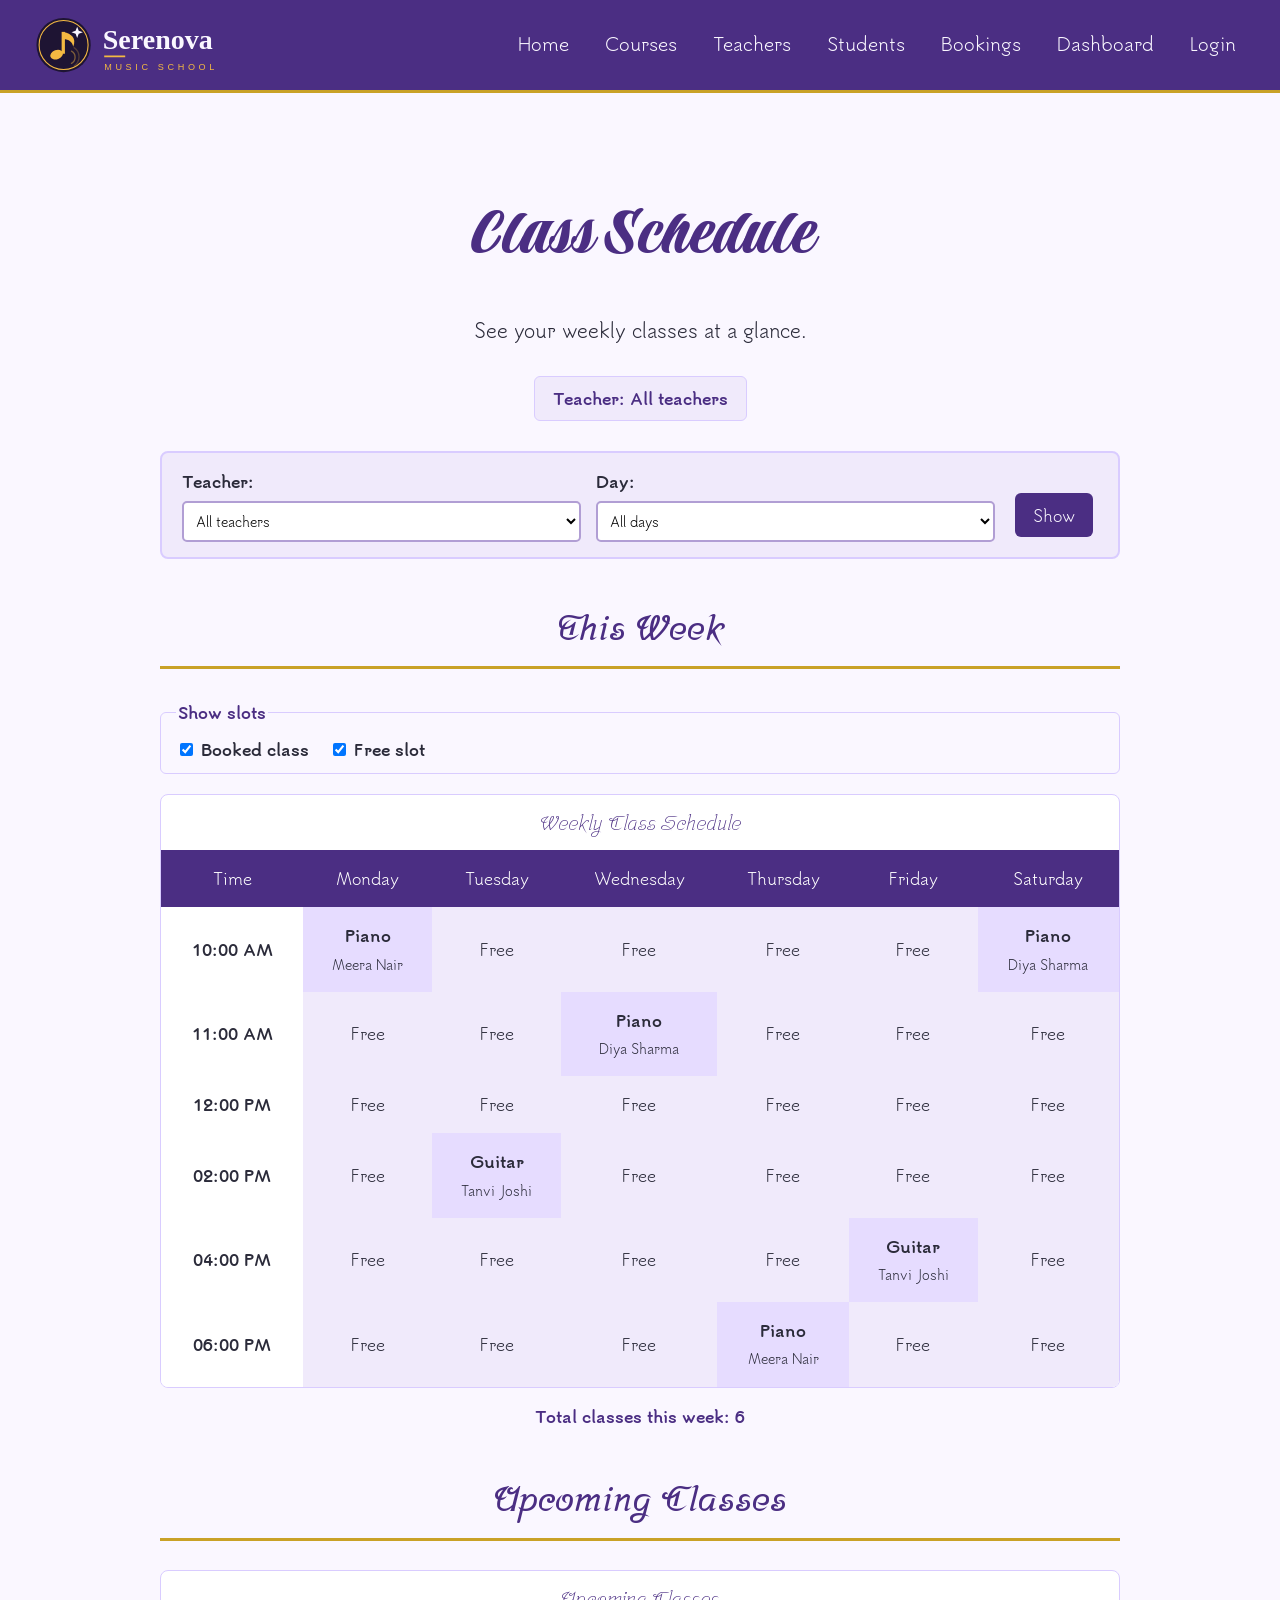
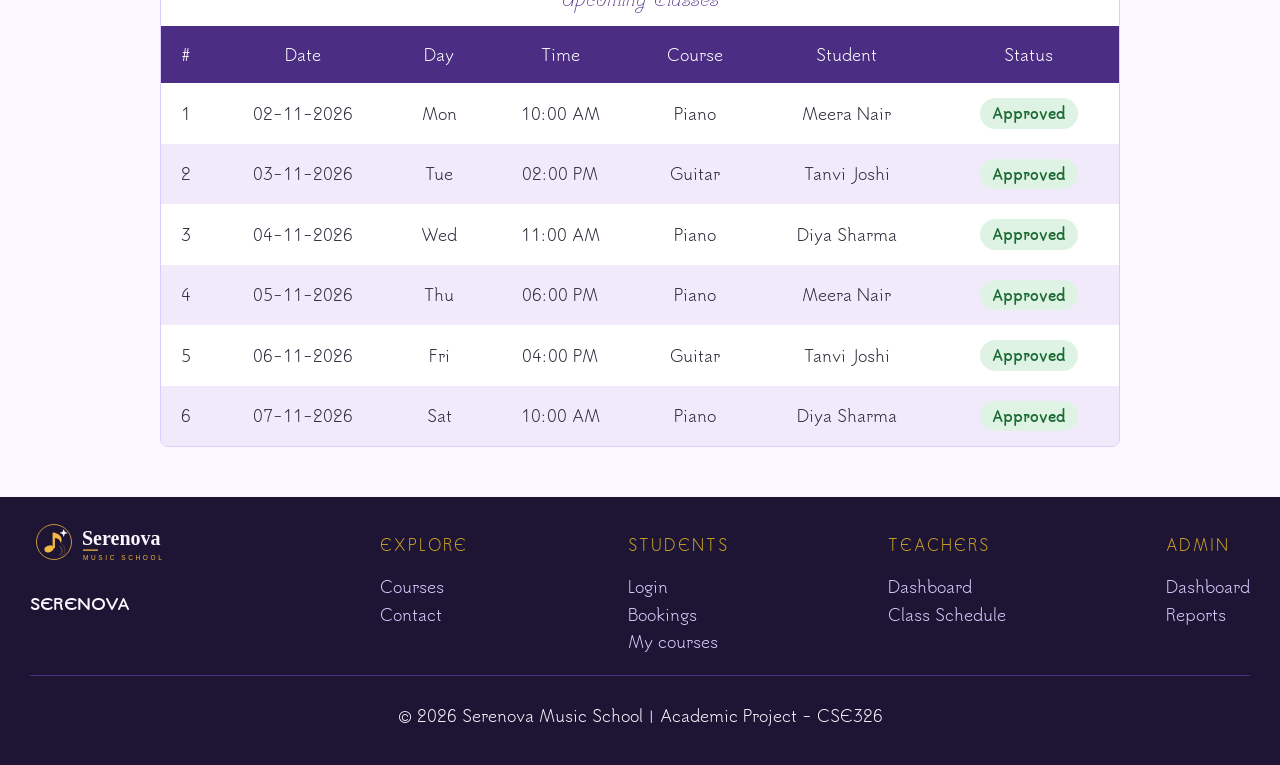
<file: schedule.html>
<!DOCTYPE html>
<html lang="en">
<head>
    <meta charset="UTF-8">
    <meta name="viewport" content="width=device-width, initial-scale=1.0">
    <title>Class Schedule | Serenova Music School</title>

    <link rel="preconnect" href="https://fonts.googleapis.com">
    <link rel="preconnect" href="https://fonts.gstatic.com" crossorigin>
    <link href="https://fonts.googleapis.com/css2?family=Cookie&family=Praise&family=Srisakdi:wght@400;700&family=Tsukimi+Rounded:wght@400;500;700&display=swap" rel="stylesheet">

    <link rel="stylesheet" href="project.css">
</head>

<body>

    <!-- Navigation Area -->
    <header>
        <img src="logo-light.svg" alt="Serenova Music School logo">

        <nav>
            <a href="index.html">Home</a>
            <a href="courses.html">Courses</a>
            <a href="teachers.html">Teachers</a>
            <a href="students.html">Students</a>
            <a href="Bookings.html">Bookings</a>
            <a href="Dashboard.html">Dashboard</a>
            <a href="login.html">Login</a>
        </nav>
    </header>

    <main>

        <!-- Heading -->
        <section class="schedule-heading">
            <h1>Class Schedule</h1>
            <p>See your weekly classes at a glance.</p>

            <div class="teacher-box">
                Teacher: <span id="scheduleTeacherName">Neha Kapoor</span>
            </div>
        </section>

        <!-- Filter Section -->
        <section class="schedule-filter">

            <form id="scheduleFilterForm">
                <div class="filter-item">
                    <label for="scheduleTeacher">Teacher:</label>
                    <select id="scheduleTeacher" name="teacher">
                        <option value="all">All teachers</option>
                        <option value="Aman Verma">Aman Verma</option>
                        <option value="Neha Kapoor">Neha Kapoor</option>
                        <option value="Riya Sen">Riya Sen</option>
                        <option value="Karan Mehta">Karan Mehta</option>
                        <option value="Simran Kaur">Simran Kaur</option>
                    </select>
                </div>

                <div class="filter-item">
                    <label for="scheduleDay">Day:</label>
                    <select id="scheduleDay" name="day">
                        <option value="all">All days</option>
                        <option value="Monday">Monday</option>
                        <option value="Tuesday">Tuesday</option>
                        <option value="Wednesday">Wednesday</option>
                        <option value="Thursday">Thursday</option>
                        <option value="Friday">Friday</option>
                        <option value="Saturday">Saturday</option>
                    </select>
                </div>

                <button type="button" id="scheduleBtn">Show</button>
            </form>

        </section>

        <!-- Weekly Timetable -->
        <section class="weekly-schedule">

            <h2>This Week</h2>

            <fieldset class="slot-options">
                <legend>Show slots</legend>

                <input type="checkbox" name="booked" id="booked" checked>
                <label for="booked">Booked class</label>

                <input type="checkbox" name="free-cls" id="free-cls" checked>
                <label for="free-cls">Free slot</label>
            </fieldset>

            <div class="table-container">

                <table>
                    <caption>Weekly Class Schedule</caption>

                    <thead>
                        <tr>
                            <th scope="col">Time</th>
                            <th scope="col">Monday</th>
                            <th scope="col">Tuesday</th>
                            <th scope="col">Wednesday</th>
                            <th scope="col">Thursday</th>
                            <th scope="col">Friday</th>
                            <th scope="col">Saturday</th>
                        </tr>
                    </thead>

                    <tbody id="timetableBody">

                        <tr>
                            <th scope="row">10:00 AM</th>
                            <td class="booked">
                                <strong>Piano</strong><br>
                                <small>Meera Nair</small>
                            </td>
                            <td class="free">Free</td>
                            <td class="free">Free</td>
                            <td class="free">Free</td>
                            <td class="free">Free</td>
                            <td class="booked">
                                <strong>Piano</strong><br>
                                <small>Diya Sharma</small>
                            </td>
                        </tr>

                        <tr>
                            <th scope="row">11:00 AM</th>
                            <td class="free">Free</td>
                            <td class="free">Free</td>
                            <td class="booked">
                                <strong>Piano</strong><br>
                                <small>Diya Sharma</small>
                            </td>
                            <td class="free">Free</td>
                            <td class="free">Free</td>
                            <td class="free">Free</td>
                        </tr>

                        <tr>
                            <th scope="row">12:00 PM</th>
                            <td class="free">Free</td>
                            <td class="free">Free</td>
                            <td class="free">Free</td>
                            <td class="free">Free</td>
                            <td class="free">Free</td>
                            <td class="free">Free</td>
                        </tr>

                        <tr>
                            <th scope="row">02:00 PM</th>
                            <td class="free">Free</td>
                            <td class="booked">
                                <strong>Guitar</strong><br>
                                <small>Tanvi Joshi</small>
                            </td>
                            <td class="free">Free</td>
                            <td class="free">Free</td>
                            <td class="free">Free</td>
                            <td class="free">Free</td>
                        </tr>

                        <tr>
                            <th scope="row">04:00 PM</th>
                            <td class="free">Free</td>
                            <td class="free">Free</td>
                            <td class="free">Free</td>
                            <td class="free">Free</td>
                            <td class="booked">
                                <strong>Guitar</strong><br>
                                <small>Tanvi Joshi</small>
                            </td>
                            <td class="free">Free</td>
                        </tr>

                        <tr>
                            <th scope="row">06:00 PM</th>
                            <td class="free">Free</td>
                            <td class="free">Free</td>
                            <td class="free">Free</td>
                            <td class="booked">
                                <strong>Piano</strong><br>
                                <small>Meera Nair</small>
                            </td>
                            <td class="free">Free</td>
                            <td class="free">Free</td>
                        </tr>

                    </tbody>
                </table>

            </div>

            <p class="class-total">Total classes this week: <strong id="classCount">6</strong></p>

            <p id="scheduleMessage"></p>

        </section>

        <!-- Upcoming Classes -->
        <section class="upcoming-classes">

            <h2>Upcoming Classes</h2>

            <div class="table-container">

                <table>
                    <caption>Upcoming Classes</caption>

                    <thead>
                        <tr>
                            <th scope="col">#</th>
                            <th scope="col">Date</th>
                            <th scope="col">Day</th>
                            <th scope="col">Time</th>
                            <th scope="col">Course</th>
                            <th scope="col">Student</th>
                            <th scope="col">Status</th>
                        </tr>
                    </thead>

                    <tbody id="upcomingBody">

                        <tr>
                            <td>1</td>
                            <td>02-11-2026</td>
                            <td>Mon</td>
                            <td>10:00 AM</td>
                            <td>Piano</td>
                            <td>Meera Nair</td>
                            <td><span class="approved">Approved</span></td>
                        </tr>

                        <tr class="row2">
                            <td>2</td>
                            <td>03-11-2026</td>
                            <td>Tue</td>
                            <td>02:00 PM</td>
                            <td>Guitar</td>
                            <td>Tanvi Joshi</td>
                            <td><span class="approved">Approved</span></td>
                        </tr>

                        <tr>
                            <td>3</td>
                            <td>04-11-2026</td>
                            <td>Wed</td>
                            <td>11:00 AM</td>
                            <td>Piano</td>
                            <td>Diya Sharma</td>
                            <td><span class="approved">Approved</span></td>
                        </tr>

                        <tr class="row4">
                            <td>4</td>
                            <td>05-11-2026</td>
                            <td>Thu</td>
                            <td>06:00 PM</td>
                            <td>Piano</td>
                            <td>Meera Nair</td>
                            <td><span class="approved">Approved</span></td>
                        </tr>

                        <tr>
                            <td>5</td>
                            <td>06-11-2026</td>
                            <td>Fri</td>
                            <td>04:00 PM</td>
                            <td>Guitar</td>
                            <td>Tanvi Joshi</td>
                            <td><span class="approved">Approved</span></td>
                        </tr>

                        <tr class="row6">
                            <td>6</td>
                            <td>07-11-2026</td>
                            <td>Sat</td>
                            <td>10:00 AM</td>
                            <td>Piano</td>
                            <td>Diya Sharma</td>
                            <td><span class="approved">Approved</span></td>
                        </tr>

                    </tbody>
                </table>

            </div>

        </section>

    </main>

    <!-- Footer -->
    <footer>

        <section class="upfooter">

            <div>
                <img src="logo-light.svg" alt="Serenova logo">
                <p><strong>SERENOVA</strong></p>
            </div>

            <div>
                <h3>EXPLORE</h3>
                <a href="courses.html">Courses</a>
                <a href="index.html#contact">Contact</a>
            </div>

            <div>
                <h3>STUDENTS</h3>
                <a href="login.html">Login</a>
                <a href="Bookings.html">Bookings</a>
                <a href="courses.html">My courses</a>
            </div>

            <div>
                <h3>TEACHERS</h3>
                <a href="Dashboard.html">Dashboard</a>
                <a href="schedule.html">Class Schedule</a>
            </div>

            <div>
                <h3>ADMIN</h3>
                <a href="Dashboard.html">Dashboard</a>
                <a href="Reports.html">Reports</a>
            </div>

        </section>

        <section class="lower_footer">
            <p>&copy; 2026 Serenova Music School | Academic Project - CSE326</p>
        </section>

    </footer>

    <script src="app.js"></script>

</body>
</html>
</file>
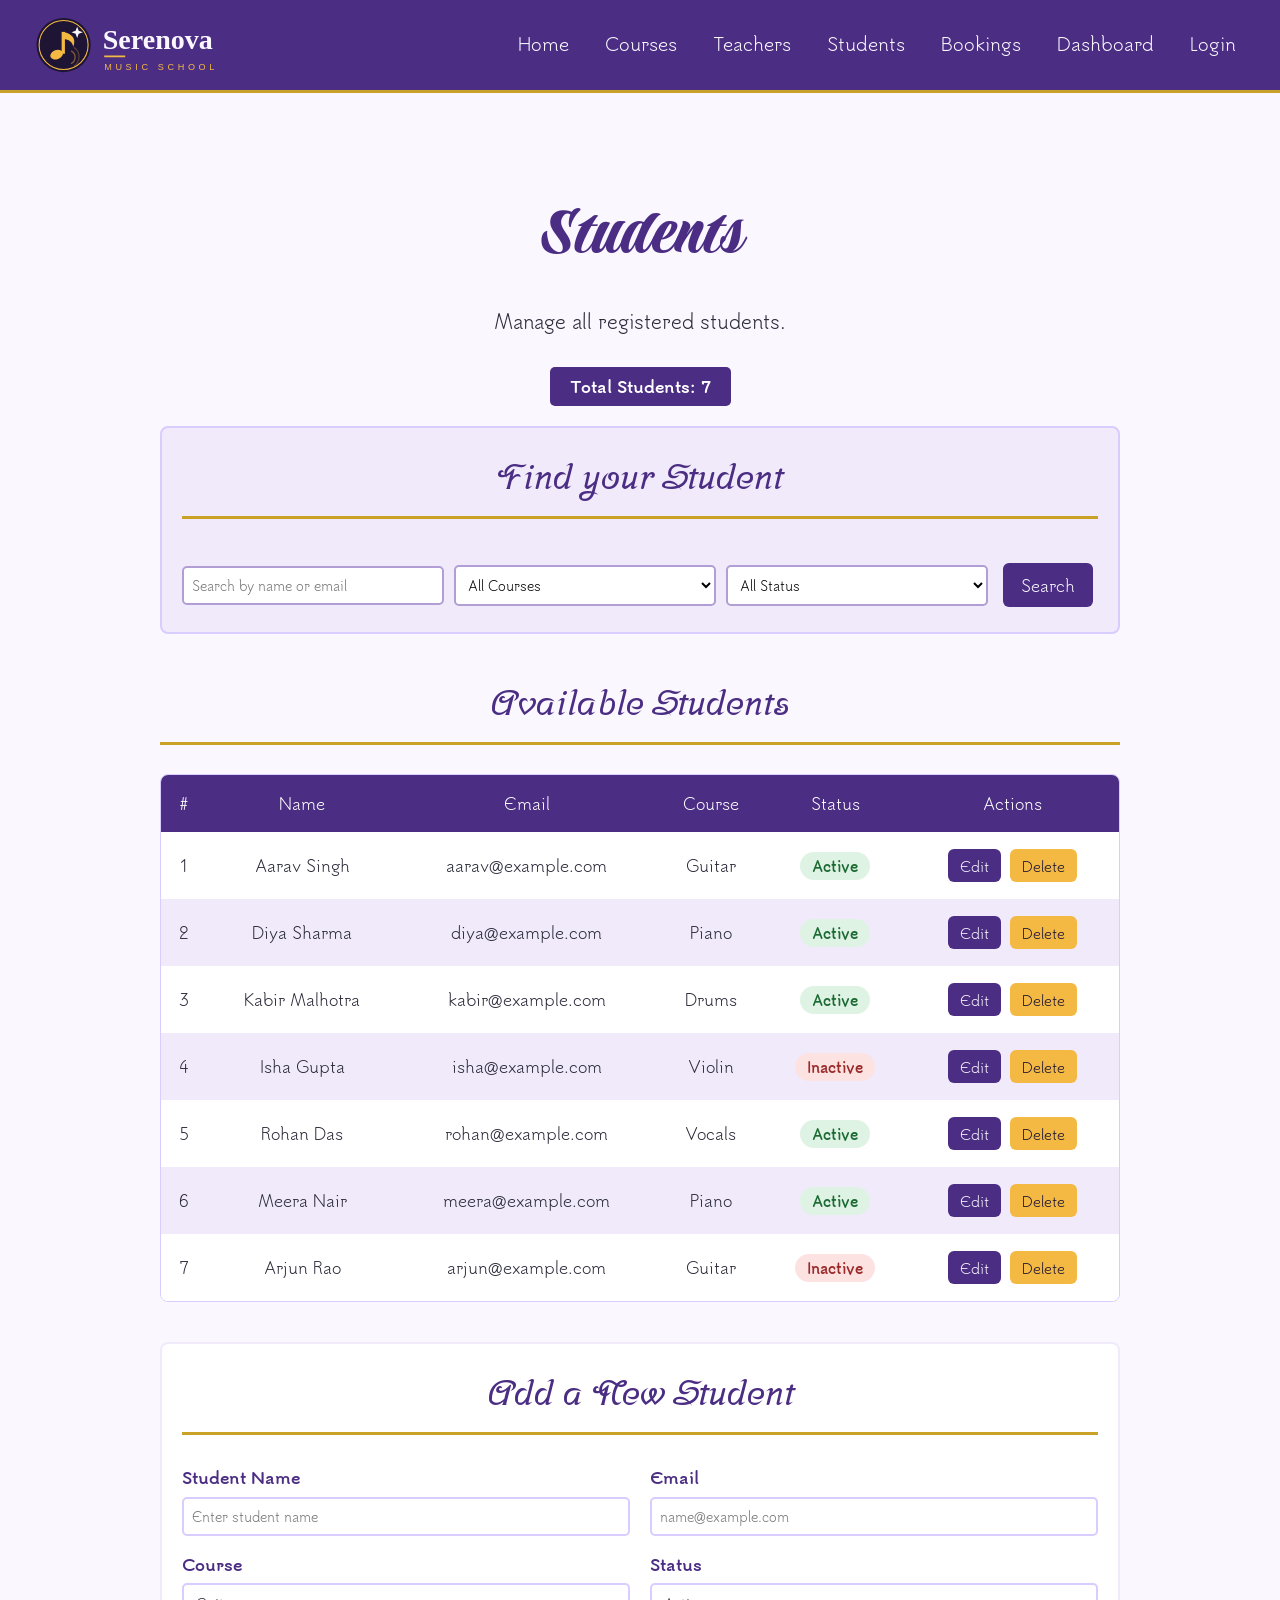
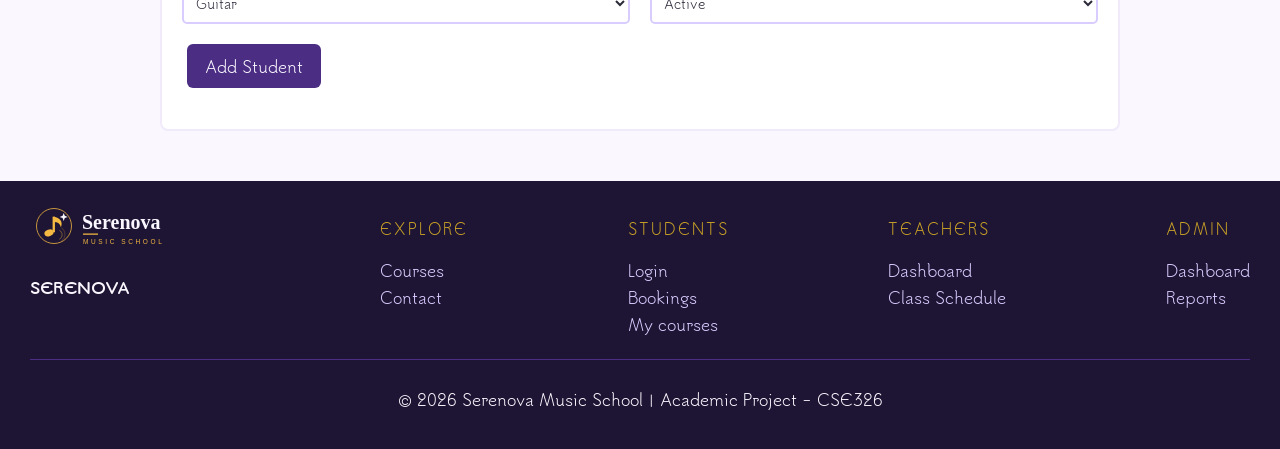
<file: students.html>
<!DOCTYPE html>
<html lang="en">
<head>
    <meta charset="UTF-8">
    <meta name="viewport" content="width=device-width, initial-scale=1.0">
    <title>Students</title>
    <link rel="stylesheet" href="project.css">
</head>

<body>

    <!-- NAV AREA -->
    <header>
        <img src="logo-light.svg" alt="Serenova Music School logo">

        <nav>
            <a href="index.html" id="Home">Home</a>
            <a href="courses.html" class="course">Courses</a>
            <a href="teachers.html">Teachers</a>
            <a href="students.html">Students</a>
            <a href="Bookings.html">Bookings</a>
            <a href="Dashboard.html">Dashboard</a>
            <a href="login.html">Login</a>
        </nav>
    </header>

    <main class="student-container">

        <!-- HEADING AND TOTAL COUNT -->
        <section class="page-heading">

            <h1>Students</h1>
            <p>Manage all registered students.</p>

            <div class="student-count" id="studentCount">
                Total Students: 8
            </div>

        </section>


        <!-- SEARCH AND FILTER -->
        <section class="search-section">

            <h2>Find your Student</h2>

            <form class="search-form" id="studentSearchForm">

                <input type="search"
                    id="studentSearch"
                    placeholder="Search by name or email">

                <select id="studentCourseFilter">
                    <option value="">All Courses</option>
                    <option value="Guitar">Guitar</option>
                    <option value="Piano">Piano</option>
                    <option value="Violin">Violin</option>
                    <option value="Drums">Drums</option>
                    <option value="Vocals">Vocals</option>
                </select>

                <select id="studentStatusFilter">
                    <option value="">All Status</option>
                    <option value="Active">Active</option>
                    <option value="Inactive">Inactive</option>
                </select>

                <button type="button" id="searchBtn">Search</button>

            </form>

        </section>


        <!-- STUDENTS TABLE -->
        <section class="table-section">

            <h2>Available Students</h2>

            <div class="table-wrapper">

                <table>

                    <thead class="table-head">
                        <tr>
                            <th>#</th>
                            <th>Name</th>
                            <th>Email</th>
                            <th>Course</th>
                            <th>Status</th>
                            <th>Actions</th>
                        </tr>
                    </thead>

                    <tbody id="studentBody">

                        <tr>
                            <td>1</td>
                            <td>Aarav Singh</td>
                            <td>aarav@example.com</td>
                            <td>Guitar</td>
                            <td><span class="student-active">Active</span></td>
                            <td>
                                <button type="button" class="edit-btn">Edit</button>
                                <button type="button" class="delete-btn">Delete</button>
                            </td>
                        </tr>

                        <tr class="row2">
                            <td>2</td>
                            <td>Diya Sharma</td>
                            <td>diya@example.com</td>
                            <td>Piano</td>
                            <td><span class="student-active">Active</span></td>
                            <td>
                                <button type="button" class="edit-btn">Edit</button>
                                <button type="button" class="delete-btn">Delete</button>
                            </td>
                        </tr>

                        <tr>
                            <td>3</td>
                            <td>Kabir Malhotra</td>
                            <td>kabir@example.com</td>
                            <td>Drums</td>
                            <td><span class="student-active">Active</span></td>
                            <td>
                                <button type="button" class="edit-btn">Edit</button>
                                <button type="button" class="delete-btn">Delete</button>
                            </td>
                        </tr>

                        <tr class="row4">
                            <td>4</td>
                            <td>Isha Gupta</td>
                            <td>isha@example.com</td>
                            <td>Violin</td>
                            <td><span class="student-inactive">Inactive</span></td>
                            <td>
                                <button type="button" class="edit-btn">Edit</button>
                                <button type="button" class="delete-btn">Delete</button>
                            </td>
                        </tr>

                        <tr>
                            <td>5</td>
                            <td>Rohan Das</td>
                            <td>rohan@example.com</td>
                            <td>Vocals</td>
                            <td><span class="student-active">Active</span></td>
                            <td>
                                <button type="button" class="edit-btn">Edit</button>
                                <button type="button" class="delete-btn">Delete</button>
                            </td>
                        </tr>

                        <tr class="row6">
                            <td>6</td>
                            <td>Meera Nair</td>
                            <td>meera@example.com</td>
                            <td>Piano</td>
                            <td><span class="student-active">Active</span></td>
                            <td>
                                <button type="button" class="edit-btn">Edit</button>
                                <button type="button" class="delete-btn">Delete</button>
                            </td>
                        </tr>

                        <tr>
                            <td>7</td>
                            <td>Arjun Rao</td>
                            <td>arjun@example.com</td>
                            <td>Guitar</td>
                            <td><span class="student-inactive">Inactive</span></td>
                            <td>
                                <button type="button" class="edit-btn">Edit</button>
                                <button type="button" class="delete-btn">Delete</button>
                            </td>
                        </tr>

                    </tbody>

                </table>

            </div>

        </section>


        <!-- ADD STUDENT FORM -->
        <section class="add-section">

            <h2>Add a New Student</h2>

            <form class="add-form" id="addStudentForm">

                <div class="form-group">
                    <label for="studentName">Student Name</label>
                    <input type="text"
                        id="studentName"
                        placeholder="Enter student name"
                        required>
                </div>

                <div class="form-group">
                    <label for="studentEmail">Email</label>
                    <input type="email"
                        id="studentEmail"
                        placeholder="name@example.com"
                        required>
                </div>

                <div class="form-group">
                    <label for="studentCourse">Course</label>
                    <select id="studentCourse">
                        <option value="Guitar">Guitar</option>
                        <option value="Piano">Piano</option>
                        <option value="Violin">Violin</option>
                        <option value="Drums">Drums</option>
                        <option value="Vocals">Vocals</option>
                    </select>
                </div>

                <div class="form-group">
                    <label for="studentStatus">Status</label>
                    <select id="studentStatus">
                        <option value="Active">Active</option>
                        <option value="Inactive">Inactive</option>
                    </select>
                </div>

                <div class="student-add-button">
                    <button type="submit" id="addStudentBtn">Add Student</button>
                </div>

            </form>

            <p id="studentMessage"></p>

        </section>

    </main>


    <!-- FOOTER -->
    <footer>

        <section class="upfooter">

            <div>
                <img src="logo-light.svg" alt="Serenova logo">

                <p>
                    <strong>SERENOVA</strong>
                </p>
            </div>

            <div>
                <h3>EXPLORE</h3>
                <a href="courses.html">Courses</a>
                <a href="index.html#contact">Contact</a>
            </div>

            <div>
                <h3>STUDENTS</h3>
                <a href="login.html">Login</a>
                <a href="Bookings.html">Bookings</a>
                <a href="courses.html">My courses</a>
            </div>

            <div>
                <h3>TEACHERS</h3>
                <a href="Dashboard.html">Dashboard</a>
                <a href="schedule.html">Class Schedule</a>
            </div>

            <div>
                <h3>ADMIN</h3>
                <a href="Dashboard.html">Dashboard</a>
                <a href="Reports.html">Reports</a>
            </div>

        </section>

        <section class="lower_footer">
            <p>&copy; 2026 Serenova Music School | Academic Project - CSE326</p>
        </section>

    </footer>

    <script src="app.js"></script>

</body>
</html>
</file>
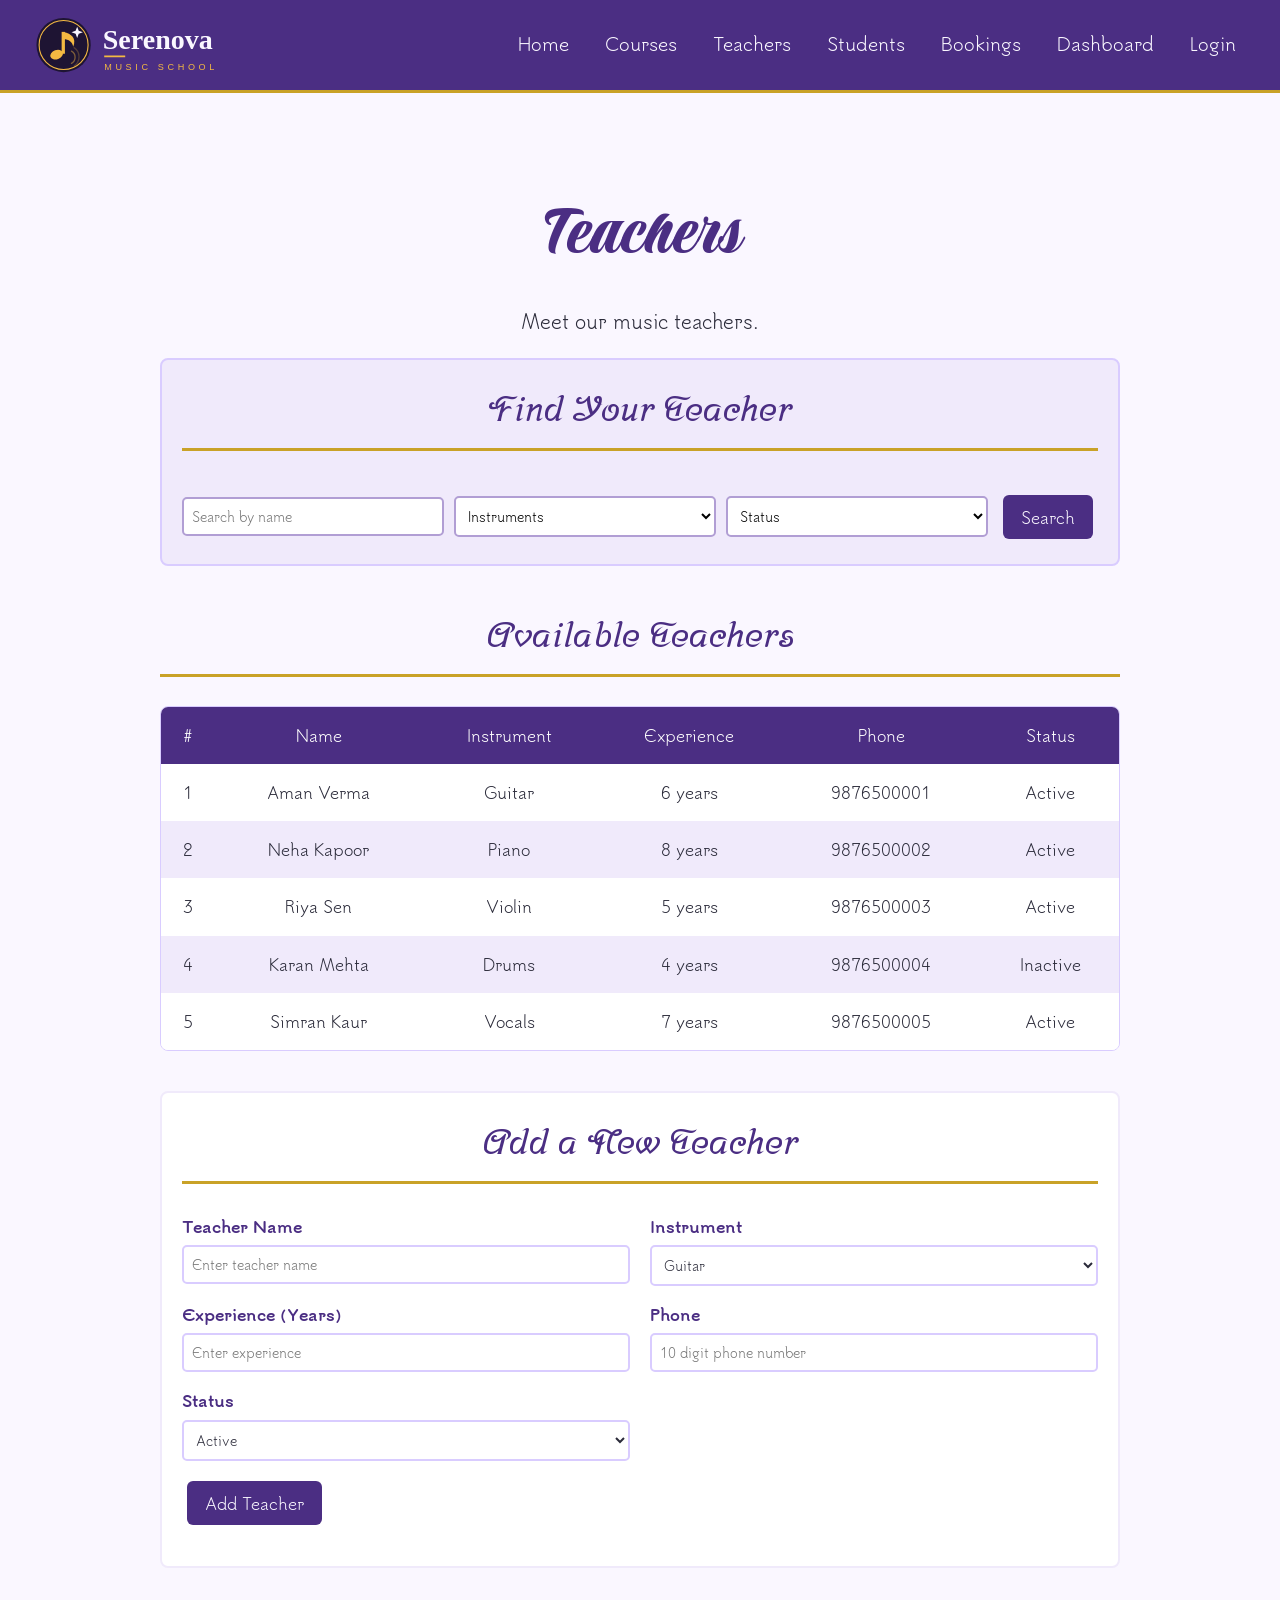
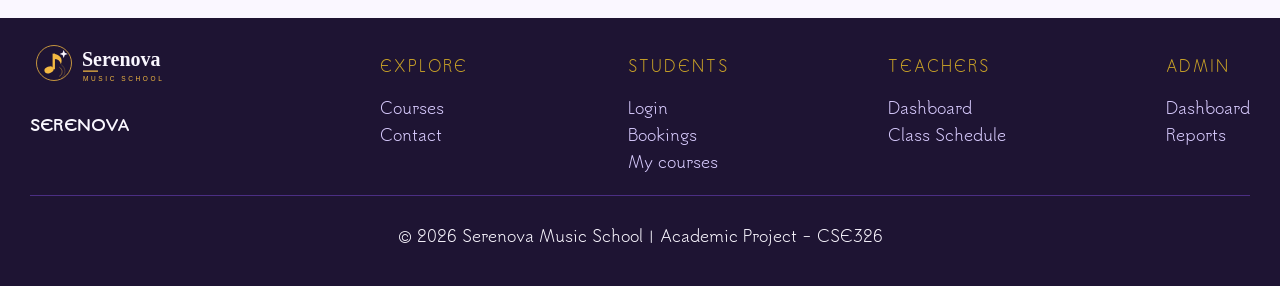
<file: teachers.html>
<!DOCTYPE html>
<html lang="en">

<head>
    <meta charset="UTF-8">
    <meta name="viewport" content="width=device-width, initial-scale=1.0">
    <title>Teachers</title>
    <link rel="stylesheet" href="project.css">
</head>

<body>

    <!-- NAV AREA -->
    <header>
        <img src="logo-light.svg" alt="Serenova Music School logo">

        <nav>
            <a href="index.html" id="Home">Home</a>
            <a href="courses.html" class="course">Courses</a>
            <a href="teachers.html">Teachers</a>
            <a href="students.html">Students</a>
            <a href="Bookings.html">Bookings</a>
            <a href="Dashboard.html">Dashboard</a>
            <a href="login.html">Login</a>
        </nav>
    </header>


    <main class="teachers-container">

        <!-- PAGE HEADING -->
        <section class="page-heading">
            <h1>Teachers</h1>
            <p>Meet our music teachers.</p>
        </section>


        <!-- SEARCH AND FILTER -->
        <section class="search-section">

            <h2>Find Your Teacher</h2>

            <!-- CHANGED: Added unique form ID -->
            <form class="search-form" id="teacherSearchForm">

                <input type="search" id="teacherSearch"
                    placeholder="Search by name">

                <select name="instrument" id="instrumentFilter">
                    <option value="">Instruments</option>
                    <option value="Guitar">Guitar</option>
                    <option value="Piano">Piano</option>
                    <option value="Violin">Violin</option>
                    <option value="Drums">Drums</option>
                    <option value="Vocals">Vocals</option>
                </select>

                <select name="status" id="status">
                    <option value="">Status</option>
                    <option value="Active">Active</option>
                    <option value="Inactive">Inactive</option>
                </select>

                <button type="button" id="searchBtn">Search</button>

            </form>

        </section>


        <!-- TEACHERS TABLE -->
        <section class="table-section">

            <h2>Available Teachers</h2>

            <div class="table-wrapper">

                <!-- CHANGED: Removed border="1" -->
                <table>

                    <thead class="table-head">
                        <tr>
                            <th>#</th>
                            <th>Name</th>
                            <th>Instrument</th>
                            <th>Experience</th>
                            <th>Phone</th>
                            <th>Status</th>
                        </tr>
                    </thead>

                    <!-- CHANGED: All rows moved inside tbody -->
                    <tbody id="teacherBody">

                        <tr>
                            <td>1</td>
                            <td>Aman Verma</td>
                            <td>Guitar</td>
                            <td>6 years</td>
                            <td>9876500001</td>
                            <td>Active</td>
                        </tr>

                        <tr class="row2">
                            <td>2</td>
                            <td>Neha Kapoor</td>
                            <td>Piano</td>
                            <td>8 years</td>
                            <td>9876500002</td>
                            <td>Active</td>
                        </tr>

                        <tr>
                            <td>3</td>
                            <td>Riya Sen</td>
                            <td>Violin</td>
                            <td>5 years</td>
                            <td>9876500003</td>
                            <td>Active</td>
                        </tr>

                        <tr class="row4">
                            <td>4</td>
                            <td>Karan Mehta</td>
                            <td>Drums</td>
                            <td>4 years</td>
                            <td>9876500004</td>
                            <td>Inactive</td>
                        </tr>

                        <tr>
                            <td>5</td>
                            <td>Simran Kaur</td>
                            <td>Vocals</td>
                            <td>7 years</td>
                            <td>9876500005</td>
                            <td>Active</td>
                        </tr>

                    </tbody>

                </table>

            </div>

        </section>


        <!-- ADD TEACHER FORM -->
        <section class="add-section">

            <h2>Add a New Teacher</h2>

            <!-- CHANGED: Added unique form ID -->
            <form class="add-form" id="addTeacherForm">

                <div class="form-group">
                    <label for="teacherName">Teacher Name</label>
                    <input type="text" id="teacherName"
                        placeholder="Enter teacher name" required>
                </div>

                <div class="form-group">
                    <!-- CHANGED: Unique instrument ID -->
                    <label for="teacherInstrument">Instrument</label>
                    <select id="teacherInstrument">
                        <option value="Guitar">Guitar</option>
                        <option value="Piano">Piano</option>
                        <option value="Violin">Violin</option>
                        <option value="Drums">Drums</option>
                        <option value="Vocals">Vocals</option>
                    </select>
                </div>

                <div class="form-group">
                    <label for="teacherExp">Experience (Years)</label>
                    <input type="number" id="teacherExp"
                        min="0" placeholder="Enter experience">
                </div>

                <div class="form-group">
                    <label for="teacherPhone">Phone</label>
                    <input type="tel" id="teacherPhone"
                        placeholder="10 digit phone number"
                        pattern="[0-9]{10}">
                </div>

                <div class="form-group">
                    <!-- CHANGED: Unique status ID -->
                    <label for="teacherStatus">Status</label>
                    <select id="teacherStatus">
                        <option value="Active">Active</option>
                        <option value="Inactive">Inactive</option>
                    </select>
                </div>

                <div class="teacher-add-button">
                    <!-- CHANGED: Corrected button ID and type -->
                    <button type="submit" id="addTeacherBtn">Add Teacher</button>
                </div>

            </form>

            <!-- CHANGED: Corrected message ID -->
            <p id="teacherMessage"></p>

        </section>

    </main>


    <!-- FOOTER -->
    <footer>

        <section class="upfooter">

            <div>
                <img src="logo-light.svg" alt="Serenova logo">

                <p>
                    <strong>SERENOVA</strong>
                </p>
            </div>

            <div>
                <h3>EXPLORE</h3>
                <a href="courses.html">Courses</a>
                <a href="index.html#contact">Contact</a>
            </div>

            <div>
                <h3>STUDENTS</h3>
                <a href="login.html">Login</a>
                <a href="Bookings.html">Bookings</a>
                <a href="courses.html">My courses</a>
            </div>

            <div>
                <h3>TEACHERS</h3>
                <a href="Dashboard.html">Dashboard</a>
                <a href="schedule.html">Class Schedule</a>
            </div>

            <div>
                <h3>ADMIN</h3>
                <a href="Dashboard.html">Dashboard</a>
                <a href="Reports.html">Reports</a>
            </div>

        </section>

        <section class="lower_footer">
            <p>&copy; 2026 Serenova Music School | Academic Project - CSE326</p>
        </section>

    </footer>

    <script src="app.js"></script>

</body>
</html>
</file>
<file: style.css>
* { 
    background-color: #faf7ff;
    font-family: cursive;
    color: #2b2b3a;
}

footer{
    background-color: #1e1433;
}

header{
    background-color: #4b2e83;
}
</file>
<file: style3.css>
/* Basics*/
* {
    box-sizing: border-box;
}

body {
    margin: 0;
    background-color: #faf7ff;
    color: #2b2b3a;
    font-family: 'Tsukimi Rounded', Arial, sans-serif;
    font-weight: 400;
    line-height: 1.7;
}

main {
    max-width: 1000px;
    margin: 0 auto;
    padding: 20px;
}

img {
    max-width: 100%;
}

a {
    color: #4b2e83;
}

button, input, select, textarea {
    font-family: 'Tsukimi Rounded', Arial, sans-serif;
}


/* Headings */
h1 {
    font-family: 'Praise', cursive;
    font-size: 4.5rem;
    font-weight: normal;
    color: #4b2e83;
    text-align: center;
    margin: 10px 0;
}

h2 {
    font-family: 'Srisakdi', cursive;
    font-size: 2.2rem;
    font-weight: 700;
    color: #4b2e83;
    text-align: center;
    margin-top: 40px;
    padding-bottom: 8px;
    border-bottom: 3px solid #c9a227;
}

h3 {
    font-family: 'Srisakdi', cursive;
    font-size: 1.5rem;
    font-weight: 400;
    color: #4b2e83;
}


/* Header and Navigation */
header {
    background-color: #4b2e83;
    display: flex;
    flex-wrap: wrap;
    align-items: center;
    justify-content: space-between;
    padding: 10px 30px;
    border-bottom: 3px solid #c9a227;
    position: sticky;
    top: 0;
    z-index: 10;
}

header img {
    height: 70px;
    width: auto;
}

nav {
    display: flex;
    flex-wrap: wrap;
    gap: 8px;
}

nav a {
    color: #faf7ff;
    text-decoration: none;
    font-size: 1.1rem;
    padding: 8px 14px;
    border-radius: 6px;
    border-bottom: 3px solid transparent;
}

nav a:hover {
    background-color: #1e1433;
    border-bottom-color: #c9a227;
}


/* Buttons */
button {
    display: inline-block;
    background-color: #4b2e83;
    color: #faf7ff;
    border: none;
    border-radius: 6px;
    padding: 10px 18px;
    margin: 5px;
    font-size: 1rem;
    cursor: pointer;
}

button:hover {
    background-color: #c9a227;
    color: #1e1433;
}

td button {
    padding: 6px 12px;
    margin: 2px;
    font-size: 0.9rem;
}


main > section:first-child {
    background-color: #4b2e83;
    color: #faf7ff;
    text-align: center;
    border: 3px solid #c9a227;
    border-radius: 30px;
    padding: 20px 30px 30px 30px;
    margin: 20px 0;
}

main > section:first-child h1 {
    color: #f0eafb;
}

main > section:first-child p {
    font-size: 1.2rem;
    margin: 5px 0;
}

main > section:first-child button {
    background-color: #c9a227;
    color: #1e1433;
}

main > section:first-child button:hover {
    background-color: #faf7ff;
    color: #4b2e83;
}


/*Forms*/
form {
    display: flex;
    flex-wrap: wrap;
    align-items: flex-end;
    gap: 15px;
    background-color: #ffffff;
    border: 1px solid #d9ccff;
    border-radius: 8px;
    padding: 20px;
    margin-top: 20px;
}

form div {
    flex: 1 1 220px;
}

label {
    display: block;
    font-weight: 700;
    color: #4b2e83;
    margin-bottom: 5px;
}

input,
select,
textarea {
    width: 100%;
    padding: 8px;
    color: #2b2b3a;
    background-color: #ffffff;
    border: 2px solid #d9ccff;
    border-radius: 5px;
}

input:focus,
select:focus,
textarea:focus {
    background-color: #f0eafb;
    border-color: #a29bfe;
    outline: none;
}

/* message under the Book Class button */
#bookMessage {
    flex: 1 1 100%;
    margin: 0;
    text-align: center;
    color: #4b2e83;
    font-weight: 700;
}


/* Tables */
table {
    width: 100%;
    background-color: #ffffff;
    border: none;
    border-collapse: collapse;
    text-align: center;
    margin-top: 20px;
}

caption {
    font-family: 'Srisakdi', cursive;
    font-size: 1.3rem;
    color: #4b2e83;
    padding: 10px;
}

th, td {
    border: none;
    border-bottom: 1px solid #e6dcff;
    padding: 15px 12px;
    text-align: center;
}

thead th {
    background-color: #4b2e83;
    color: #ffffff;
    font-weight: 400;
}

tbody tr:nth-child(even) {
    background-color: #f0eafb;
}

tbody tr:hover {
    background-color: #e6dcff;
}

tfoot th,
tfoot td {
    background-color: #efe8ff;
    color: #4b2e83;
    font-weight: 700;
    border-top: 2px solid #c9a227;
}


.pending,
.approved,
.rejected,
.completed,
.cancelled {
    display: inline-block;
    font-size: 0.9rem;
    font-weight: 700;
    border-radius: 20px;
    padding: 2px 14px;
}

.pending {
    background-color: #fff3cd;
    color: #8a6d00;
}

.approved {
    background-color: #dff3e4;
    color: #1d6b34;
}

.rejected {
    background-color: #fde2e2;
    color: #9b2c2c;
}

.completed {
    background-color: #dbe9ff;
    color: #1f4e9c;
}

.cancelled {
    background-color: #e8e8ee;
    color: #555566;
}


main ul {
    list-style: none;
    padding: 0;
}

main li {
    background-color: #f0eafb;
    border-left: 4px solid #c9a227;
    border-radius: 6px;
    padding: 8px 14px;
    margin-bottom: 8px;
}

#studentView,
#teacherView,
#adminView {
    background-color: #ffffff;
    border: 1px solid #d9ccff;
    border-radius: 8px;
    padding: 10px 25px 25px 25px;
    margin: 30px 0;
}

.stats {
    display: flex;
    flex-wrap: wrap;
    gap: 15px;
}

.stats h3 {
    flex: 1 1 100%;
    margin: 10px 0 0 0;
}

article {
    flex: 1 1 150px;
    background-color: #faf7ff;
    border: 1px solid #d9ccff;
    border-top: 4px solid #c9a227;
    border-radius: 8px;
    padding: 10px 15px;
    text-align: center;
}

article:hover {
    background-color: #f0eafb;
    border-color: #a29bfe;
}

article h4 {
    margin: 5px 0;
    color: #4b2e83;
    font-weight: 500;
}

article p {
    margin: 0;
    font-family: 'Srisakdi', cursive;
    font-size: 2.4rem;
    font-weight: 700;
    color: #4b2e83;
}

section > p {
    text-align: center;
}


/*Reports*/
.pending-bar,
.approved-bar,
.rejected-bar,
.completed-bar,
.cancelled-bar,
.course-bar {
    display: inline-block;
    height: 16px;
    border-radius: 20px;
    vertical-align: middle;
}

.pending-bar   { width: 100px; background-color: #f4b942; }
.approved-bar  { width: 175px; background-color: #4caf70; }
.rejected-bar  { width: 50px;  background-color: #d9534f; }
.completed-bar { width: 125px; background-color: #4a7fd4; }
.cancelled-bar { width: 25px;  background-color: #9a9aaa; }

.course-bar { background-color: #a29bfe; }

tr:nth-child(1) .course-bar { width: 125px; }   /* Guitar  5 */
tr:nth-child(2) .course-bar { width: 125px; }   /* Piano   5 */
tr:nth-child(3) .course-bar { width: 75px; }    /* Violin  3 */
tr:nth-child(4) .course-bar { width: 50px; }    /* Drums   2 */
tr:nth-child(5) .course-bar { width: 75px; }    /* Vocals  3 */
tr:nth-child(6) .course-bar { width: 25px; }    /* Keyboard 1 */


footer {
    background-color: #1e1433;
    color: #faf7ff;
    padding: 20px 30px;
    margin-top: 30px;
}

.upfooter {
    display: flex;
    flex-wrap: wrap;
    justify-content: space-between;
    gap: 30px;
}

footer h3 {
    color: #c9a227;
    font-family: 'Tsukimi Rounded', Arial, sans-serif;
    font-size: 0.95rem;
    letter-spacing: 2px;
}

footer img {
    height: 50px;
    width: auto;
}

footer a {
    display: block;
    color: #d9ccff;
    text-decoration: none;
}

footer a:hover {
    color: #c9a227;
    text-decoration: underline;
}

.lower_footer {
    text-align: center;
    margin-top: 20px;
    padding-top: 10px;
    border-top: 1px solid #4b2e83;
}
</file>
<file: project.css>
/* Fonts - same index.html font */
@import url('https://fonts.googleapis.com/css2?family=Cookie&family=Praise&family=Srisakdi:wght@400;700&family=Tsukimi+Rounded:wght@400;500;700&display=swap');

/* Basics */
* {
    box-sizing: border-box;
}

body {
    margin: 0;
    background-color: #faf7ff;
    color: #2b2b3a;
    font-family: 'Tsukimi Rounded', Arial, sans-serif;
    font-weight: 400;
    line-height: 1.7;
}

main {
    max-width: 1000px;
    margin: 0 auto;
    padding: 20px;
}

img {
    max-width: 100%;
}

a {
    color: #4b2e83;
}

button, input, select, textarea {
    font-family: 'Tsukimi Rounded', Arial, sans-serif;
}

/* Headings */
h1 {
    font-family: 'Praise', cursive;
    font-size: 4.5rem;
    font-weight: normal;
    color: #4b2e83;
    text-align: center;
    margin-bottom: 10px;
}

h2 {
    font-family: 'Srisakdi', cursive;
    font-size: 2.2rem;
    font-weight: 700;
    color: #4b2e83;
    text-align: center;
    margin-top: 40px;
    padding-bottom: 8px;
    border-bottom: 3px solid #c9a227;
}

h3 {
    font-family: 'Srisakdi', cursive;
    font-size: 1.5rem;
    font-weight: 400;
    color: #4b2e83;
}

/* Header and Navigation */
header {
    background-color: #4b2e83;
    display: flex;
    flex-wrap: wrap;
    align-items: center;
    justify-content: space-between;
    padding: 10px 30px;
    border-bottom: 3px solid #c9a227;
    position: sticky;
    top: 0;
    z-index: 10;
}

header img {
    height: 70px;
    width: auto;
}

nav {
    display: flex;
    flex-wrap: wrap;
    gap: 8px;
}

nav a {
    color: #faf7ff;
    text-decoration: none;
    font-size: 1.1rem;
    padding: 8px 14px;
    border-radius: 6px;
    border-bottom: 3px solid transparent;
}

nav a:hover {
    background-color: #1e1433;
    border-bottom-color: #c9a227;
}

/* Old header (courses.html and students.html) */
.navbar {
    display: flex;
    flex-wrap: wrap;
    align-items: center;
    justify-content: space-between;
    width: 100%;
}

.logo {
    font-family: 'Praise', cursive;
    font-size: 2.5rem;
    font-weight: normal;
    color: #faf7ff;
    margin: 0;
    padding: 0;
    border-bottom: none;
}

.nav-links {
    display: flex;
    flex-wrap: wrap;
    gap: 8px;
}

.nav-links a {
    color: #faf7ff;
    text-decoration: none;
    font-size: 1.1rem;
    padding: 8px 14px;
    border-radius: 6px;
    border-bottom: 3px solid transparent;
}

.nav-links a:hover {
    background-color: #1e1433;
    border-bottom-color: #c9a227;
}

/* Buttons */
button {
    display: inline-block;
    background-color: #4b2e83;
    color: #faf7ff;
    border: none;
    border-radius: 6px;
    padding: 10px 18px;
    margin: 5px;
    font-size: 1rem;
    cursor: pointer;
}

button:hover {
    background-color: #c9a227;
    color: #1e1433;
}

.edit-btn,
.delete-btn {
    padding: 6px 12px;
    margin: 2px;
    font-size: 0.9rem;
}

.delete-btn {
    background-color: #f4b942;
    color: #1e1433;
}

.delete-btn:hover {
    background-color: #c0392b;
    color: #ffffff;
}

/* Page heading */
.page-heading {
    text-align: center;
    margin-top: 15px;
}

.page-heading p {
    font-size: 1.2rem;
    margin-top: 0;
}

.student-count {
    display: inline-block;
    background-color: #4b2e83;
    color: #ffffff;
    font-weight: 700;
    border-radius: 5px;
    padding: 6px 20px;
    margin-top: 10px;
}

/* Search and filter box */
.search-section {
    background-color: #f0eafb;
    border: 2px solid #d9ccff;
    border-radius: 8px;
    padding: 10px 20px 15px;
    margin-top: 20px;
}

.search-section h2,
.add-section h2 {
    margin-top: 10px;
}

.search-form {
    display: flex;
    flex-wrap: wrap;
    align-items: center;
    gap: 10px;
    padding: 10px 0 5px;
}

.search-form input,
.search-form select {
    flex: 1 1 180px;
    padding: 8px;
    background-color: #ffffff;
    border: 2px solid #b19ed4;
    border-radius: 5px;
}

/* Tables */
.table-wrapper,
.table-container {
    background-color: #ffffff;
    border: 1px solid #d9ccff;
    border-radius: 8px;
    overflow-x: auto;
    margin-top: 20px;
}

table {
    width: 100%;
    border: none;
    border-collapse: collapse;
    text-align: center;
}

caption {
    font-family: 'Srisakdi', cursive;
    font-size: 1.3rem;
    color: #4b2e83;
    padding: 10px;
}

th, td {
    border: none;
    padding: 15px 12px;
    text-align: center;
}

/* Works with both class-based and normal table headers */
.table-head th,
thead th {
    background-color: #4b2e83;
    color: #ffffff;
    font-weight: 400;
}

tr {
    background-color: #ffffff;
}

.row2,
.row4,
.row6 {
    background-color: #f0eafb;
}

tr:hover {
    background-color: #e6dcff;
}

/* Status badges */
.student-active,
.student-inactive {
    display: inline-block;
    font-size: 0.9rem;
    font-weight: 700;
    border-radius: 20px;
    padding: 2px 12px;
}

.student-active {
    background-color: #dff3e4;
    color: #1d6b34;
}

.student-inactive {
    background-color: #fde2e2;
    color: #9b2c2c;
}

/* Add forms */
.add-section {
    background-color: #ffffff;
    color: #4b2e83;
    border: 2px solid #f0eafb;
    border-radius: 8px;
    padding: 10px 20px 20px;
    margin-top: 40px;
}

.add-form {
    display: grid;
    grid-template-columns: 1fr 1fr;
    gap: 15px 20px;
    margin-top: 20px;
}

.form-group {
    display: flex;
    flex-direction: column;
}

label {
    font-weight: 700;
    margin-bottom: 5px;
}

.add-form input,
.add-form select {
    width: 100%;
    padding: 8px;
    color: #2b2b3a;
    background-color: #ffffff;
    border: 2px solid #d9ccff;
    border-radius: 5px;
}

.add-form button,
.teacher-add-button,
.student-add-button {
    grid-column: 1 / span 2;
    justify-self: start;
}

/* Messages on all pages */
#courseMessage,
#studentMessage,
#teacherMessage,
#scheduleMessage {
    text-align: center;
    color: #4b2e83;
    font-weight: 700;
    margin-top: 15px;
}

/* Schedule page */
.schedule-heading {
    text-align: center;
    margin-top: 15px;
}

.schedule-heading p {
    font-size: 1.2rem;
}

.teacher-box {
    display: inline-block;
    background-color: #f0eafb;
    border: 1px solid #d9ccff;
    border-radius: 6px;
    padding: 8px 18px;
    margin: 10px;
    color: #4b2e83;
    font-weight: 700;
}

.schedule-filter {
    background-color: #f0eafb;
    border: 2px solid #d9ccff;
    border-radius: 8px;
    padding: 15px 20px;
    margin-top: 20px;
}

.schedule-filter form {
    display: flex;
    flex-wrap: wrap;
    align-items: end;
    gap: 15px;
}

.filter-item {
    display: flex;
    flex-direction: column;
    flex: 1 1 180px;
}

.filter-item select {
    padding: 8px;
    background-color: #ffffff;
    border: 2px solid #b19ed4;
    border-radius: 5px;
}

.weekly-schedule,
.upcoming-classes {
    margin-top: 30px;
}

.slot-options {
    border: 1px solid #d9ccff;
    border-radius: 6px;
    padding: 10px 15px;
    margin: 15px 0;
}

.slot-options legend {
    color: #4b2e83;
    font-weight: 700;
}

.slot-options label {
    margin-right: 15px;
}

.booked {
    background-color: #e6dcff;
}

.free {
    background-color: #f0eafb;
}

.class-total {
    text-align: center;
    color: #4b2e83;
    font-weight: 700;
    margin-top: 15px;
}

.approved {
    display: inline-block;
    background-color: #dff3e4;
    color: #1d6b34;
    border-radius: 20px;
    padding: 3px 12px;
    font-size: 0.9rem;
    font-weight: 700;
}

/* Footer */
footer {
    background-color: #1e1433;
    color: #faf7ff;
    padding: 20px 30px;
    margin-top: 30px;
}

.upfooter {
    display: flex;
    flex-wrap: wrap;
    justify-content: space-between;
    gap: 30px;
}

footer h3 {
    color: #c9a227;
    font-family: 'Tsukimi Rounded', Arial, sans-serif;
    font-size: 0.95rem;
    letter-spacing: 2px;
}

footer img {
    height: 50px;
    width: auto;
}

footer a {
    display: block;
    color: #d9ccff;
    text-decoration: none;
}

footer a:hover {
    color: #c9a227;
    text-decoration: underline;
}

.lower_footer {
    text-align: center;
    margin-top: 20px;
    padding-top: 10px;
    border-top: 1px solid #4b2e83;
}

/* Responsive design */
@media (max-width: 768px) {
    header {
        padding: 10px 15px;
        justify-content: center;
        gap: 10px;
    }

    nav,
    .nav-links {
        justify-content: center;
    }

    main {
        padding: 15px;
    }

    h1 {
        font-size: 3.5rem;
    }

    .upfooter {
        justify-content: flex-start;
    }
}

@media (max-width: 600px) {
    .add-form {
        grid-template-columns: 1fr;
    }

    .add-form button,
    .teacher-add-button,
    .student-add-button {
        grid-column: 1;
    }

    header img {
        height: 55px;
    }

    h1 {
        font-size: 3rem;
    }

    h2 {
        font-size: 1.8rem;
    }

    th, td {
        padding: 10px 8px;
        white-space: nowrap;
    }

    .search-form {
        flex-direction: column;
        align-items: stretch;
    }

    .search-form input,
    .search-form select {
        width: 100%;
    }

    .schedule-filter form {
        flex-direction: column;
        align-items: stretch;
    }

    .filter-item {
        width: 100%;
    }

    footer {
        padding: 20px 15px;
    }
}
</file>
